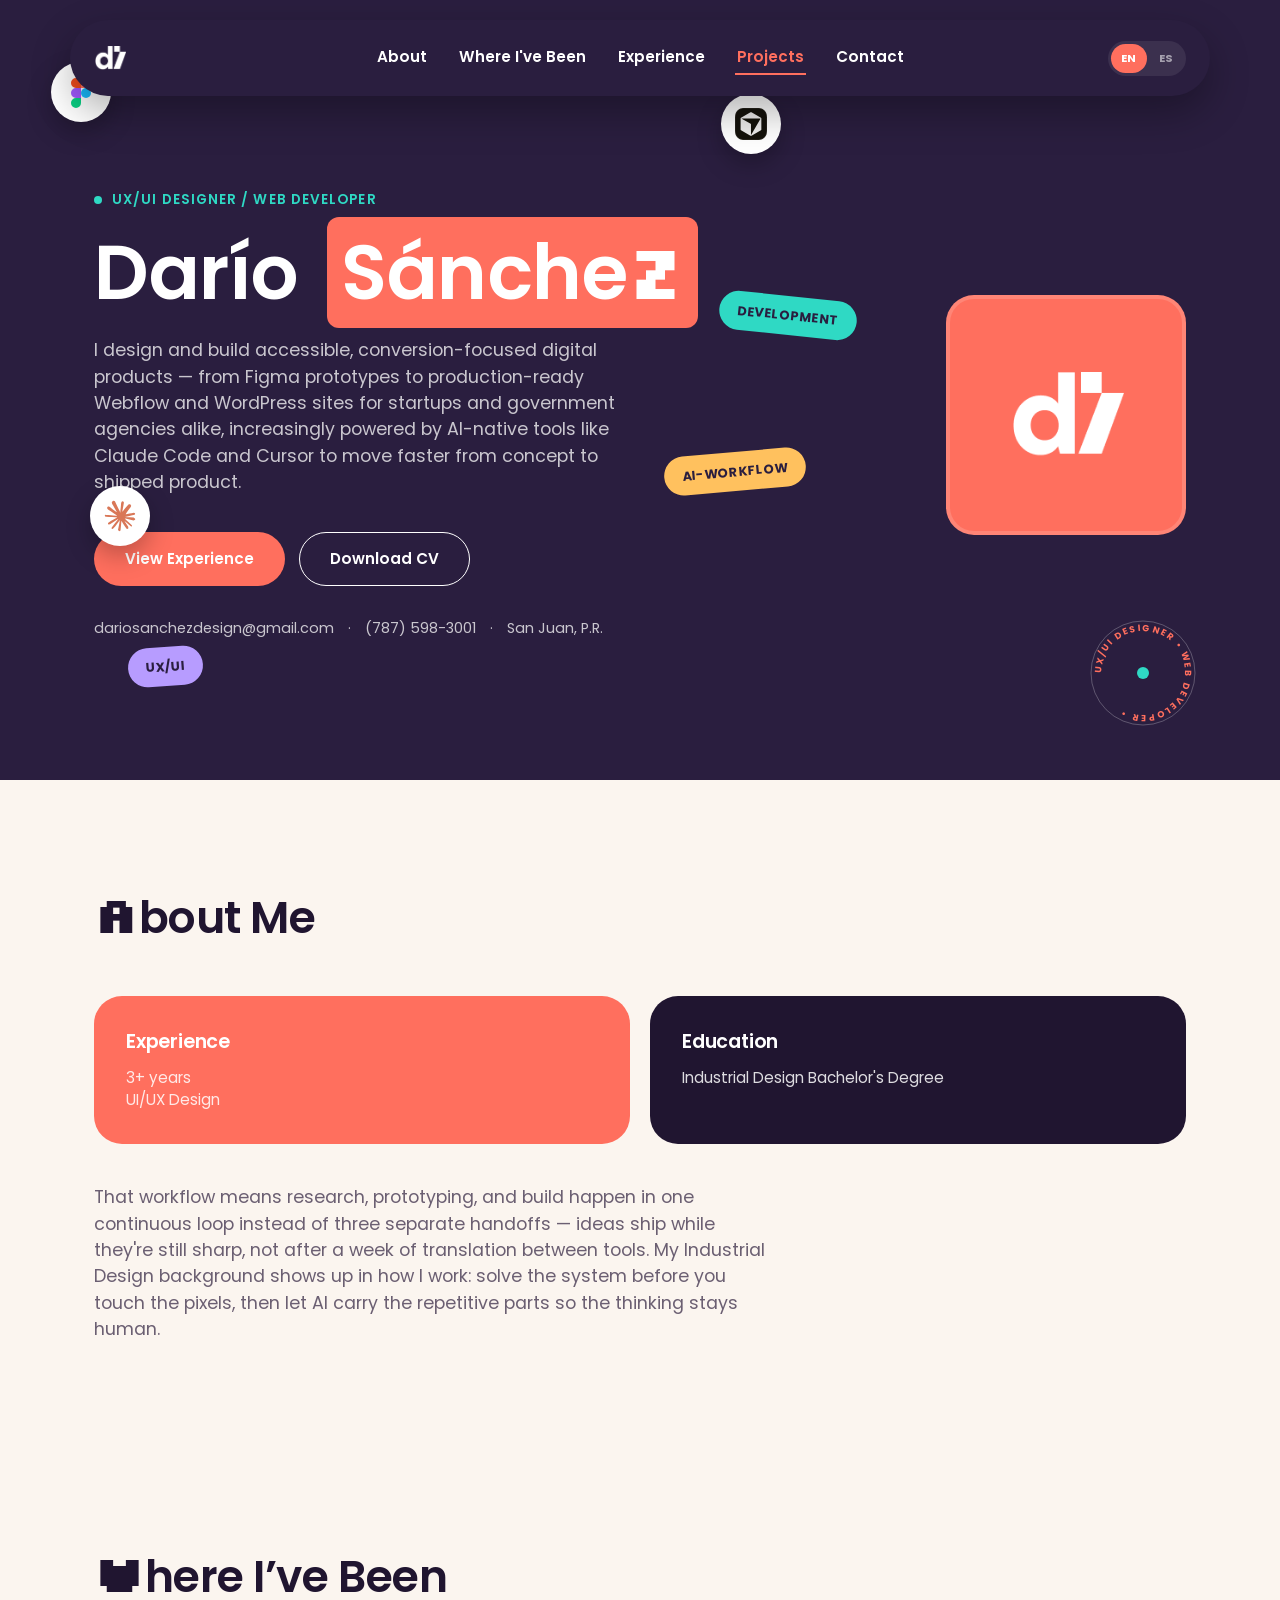
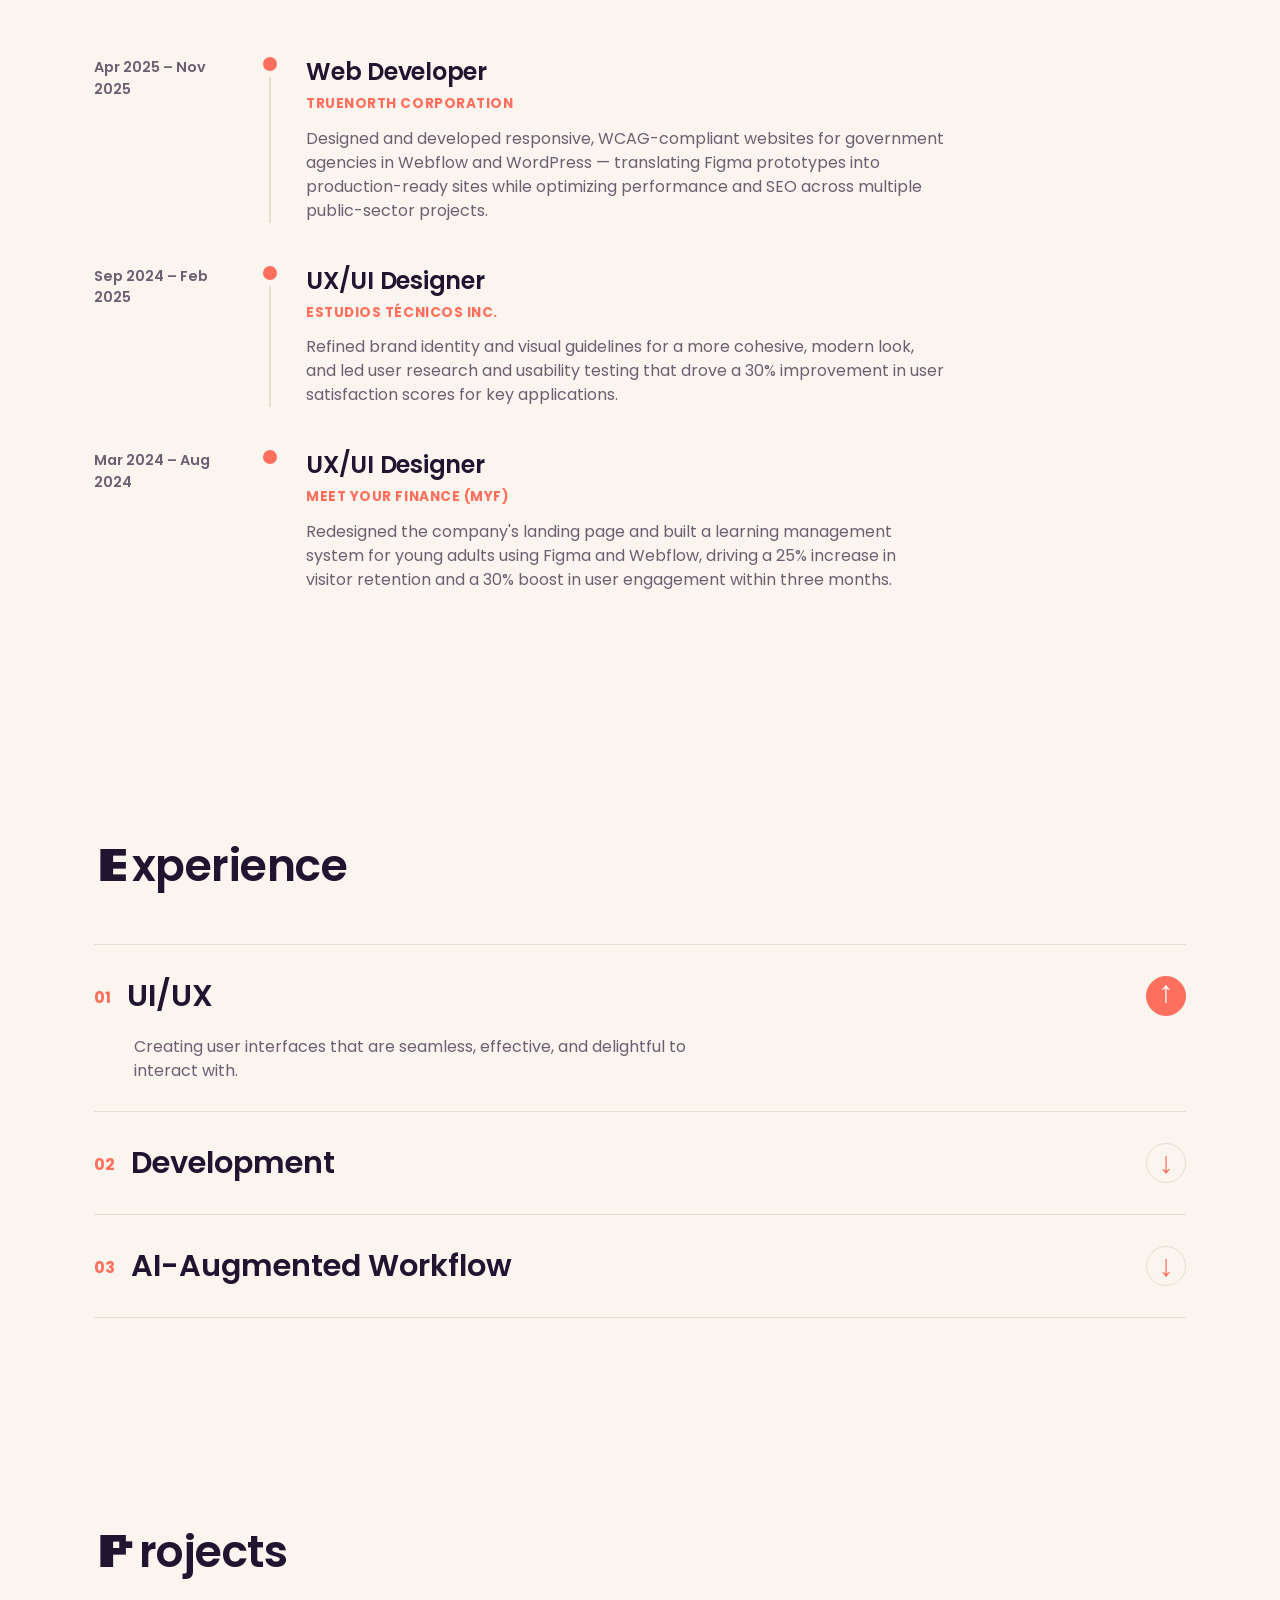
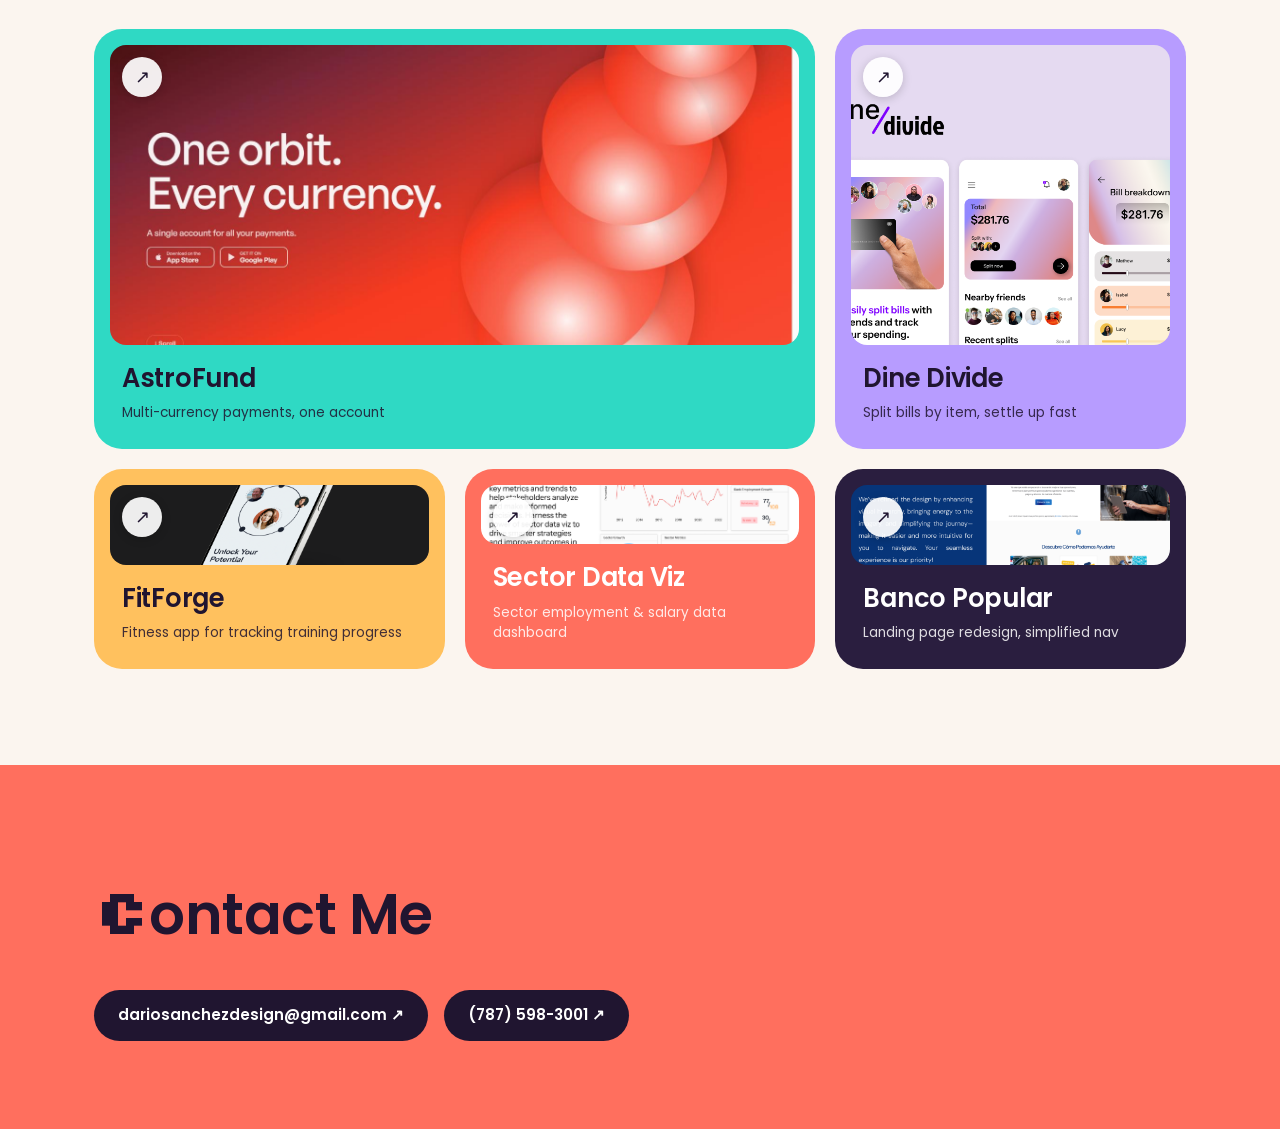
<file: index.html>
<!DOCTYPE html>
<html lang="en">
<head>
<meta charset="UTF-8">
<meta name="viewport" content="width=device-width, initial-scale=1.0">
<title>Darío Sánchez — UX/UI Designer &amp; Web Developer</title>
<meta name="description" content="Portfolio of Darío Sánchez, UX/UI Designer and Web Developer.">
<link rel="icon" href="assets/logo.png">
<link rel="preconnect" href="https://fonts.googleapis.com">
<link rel="preconnect" href="https://fonts.gstatic.com" crossorigin>
<link href="https://fonts.googleapis.com/css2?family=Poppins:wght@400;500;600;700;800&family=Silkscreen:wght@400;700&display=swap" rel="stylesheet">
<link rel="stylesheet" href="css/style.css">
</head>
<body>

<header class="site-header" id="top">
  <div class="container header-inner">
    <a href="#top" class="logo"><img src="assets/logo.png" alt="Darío Sánchez logo"></a>
    <nav class="nav" id="nav">
      <a href="#about" data-nav data-i18n="nav.about" data-i18n-roll><span class="nav-clip"><span class="nav-roll"><span class="nav-line">About</span><span class="nav-line nav-line--dim">About</span></span></span></a>
      <a href="#journey" data-nav data-i18n="nav.journey" data-i18n-roll><span class="nav-clip"><span class="nav-roll"><span class="nav-line">Where I've Been</span><span class="nav-line nav-line--dim">Where I've Been</span></span></span></a>
      <a href="#experience" data-nav data-i18n="nav.experience" data-i18n-roll><span class="nav-clip"><span class="nav-roll"><span class="nav-line">Experience</span><span class="nav-line nav-line--dim">Experience</span></span></span></a>
      <a href="#projects" data-nav data-i18n="nav.projects" data-i18n-roll><span class="nav-clip"><span class="nav-roll"><span class="nav-line">Projects</span><span class="nav-line nav-line--dim">Projects</span></span></span></a>
      <a href="#contact" data-nav data-i18n="nav.contact" data-i18n-roll><span class="nav-clip"><span class="nav-roll"><span class="nav-line">Contact</span><span class="nav-line nav-line--dim">Contact</span></span></span></a>
    </nav>
    <div class="header-actions">
      <div class="lang-switch" role="group" aria-label="Language">
        <button type="button" class="lang-btn active" data-lang="en">EN</button>
        <button type="button" class="lang-btn" data-lang="es">ES</button>
      </div>
      <button class="menu-toggle" id="menuToggle" aria-label="Toggle menu" aria-expanded="false">
        <span></span><span></span><span></span>
      </button>
    </div>
  </div>
</header>

<main>
  <section class="hero">
    <div class="container hero-grid">
      <div class="hero-content">
        <p class="eyebrow"><span class="dot"></span><span data-i18n="hero.eyebrow">UX/UI Designer / Web Developer</span></p>
        <h1>Darío <span class="highlight">Sánche<span class="win95-letter">z</span></span></h1>
        <p class="hero-copy" data-i18n="hero.copy">
          I design and build accessible, conversion-focused digital products — from Figma
          prototypes to production-ready Webflow and WordPress sites for startups and
          government agencies alike, increasingly powered by AI-native tools like Claude
          Code and Cursor to move faster from concept to shipped product.
        </p>
        <div class="hero-actions">
          <a class="btn btn-primary" href="#experience" data-i18n="hero.cta.experience">View Experience</a>
          <a class="btn btn-outline" href="assets/Dario-Sanchez-CV.pdf" target="_blank" rel="noopener" data-i18n="hero.cta.cv">Download CV</a>
        </div>
        <div class="hero-meta">
          <a href="mailto:dariosanchezdesign@gmail.com">dariosanchezdesign@gmail.com</a>
          <span class="sep">·</span>
          <a href="tel:+17875983001">(787) 598-3001</a>
          <span class="sep">·</span>
          <span>San Juan, P.R.</span>
        </div>
      </div>
      <div class="hero-photo"><img src="assets/logo.png" alt="Darío Sánchez logo"></div>
    </div>

    <div aria-hidden="true">
      <span class="badge badge-icon badge-1"><img src="assets/icons/figma-logo.svg" alt=""></span>
      <span class="badge badge-icon badge-2"><img src="assets/icons/cursor-logo.svg" alt=""></span>
      <span class="badge badge-pill badge-3">UX/UI</span>
      <span class="badge badge-icon badge-4"><img src="assets/icons/claude-logo.svg" alt=""></span>
      <span class="badge badge-pill badge-5">DEVELOPMENT</span>
      <span class="badge badge-pill badge-6">AI-WORKFLOW</span>
      <div class="badge badge-circle">
        <svg viewBox="0 0 120 120">
          <circle class="ring" cx="60" cy="60" r="52"></circle>
          <circle class="core" cx="60" cy="60" r="6"></circle>
          <path id="circlePath" d="M60,60 m-42,0 a42,42 0 1,1 84,0 a42,42 0 1,1 -84,0" fill="none"></path>
          <text font-size="9" font-weight="700" letter-spacing="1.5">
            <textPath href="#circlePath">UX/UI DESIGNER • WEB DEVELOPER • </textPath>
          </text>
        </svg>
      </div>
    </div>
  </section>

  <section class="section" id="about">
    <div class="container">
      <h2 class="section-title" data-i18n="about.title" data-i18n-first><span class="win95-letter">A</span>bout Me</h2>
      <div class="about-grid">
        <div class="stat-card">
          <h3 data-i18n="about.stat.experience.title">Experience</h3>
          <p data-i18n="about.stat.experience.years">3+ years</p>
          <p data-i18n="about.stat.experience.role">UI/UX Design</p>
        </div>
        <div class="stat-card">
          <h3 data-i18n="about.stat.education.title">Education</h3>
          <p data-i18n="about.stat.education.degree">Industrial Design Bachelor's Degree</p>
        </div>
      </div>
      <p class="about-copy" data-i18n="about.copy">That workflow means research, prototyping, and build happen in one continuous loop instead of three separate handoffs — ideas ship while they're still sharp, not after a week of translation between tools. My Industrial Design background shows up in how I work: solve the system before you touch the pixels, then let AI carry the repetitive parts so the thinking stays human.</p>
    </div>
  </section>

  <section class="section" id="journey">
    <div class="container">
      <h2 class="section-title" data-i18n="journey.title" data-i18n-first><span class="win95-letter">W</span>here I&rsquo;ve Been</h2>
      <div class="journey-list">
        <div class="journey-item">
          <div class="journey-dates" data-i18n="journey.truenorth.dates">Apr 2025 &ndash; Nov 2025</div>
          <div class="journey-rail"><span class="journey-dot"></span><span class="journey-line"></span></div>
          <div class="journey-content">
            <h3 data-i18n="journey.truenorth.role">Web Developer</h3>
            <p class="journey-company">Truenorth Corporation</p>
            <p class="journey-desc" data-i18n="journey.truenorth.desc">Designed and developed responsive, WCAG-compliant websites for government agencies in Webflow and WordPress — translating Figma prototypes into production-ready sites while optimizing performance and SEO across multiple public-sector projects.</p>
          </div>
        </div>
        <div class="journey-item">
          <div class="journey-dates" data-i18n="journey.estudios.dates">Sep 2024 &ndash; Feb 2025</div>
          <div class="journey-rail"><span class="journey-dot"></span><span class="journey-line"></span></div>
          <div class="journey-content">
            <h3 data-i18n="journey.estudios.role">UX/UI Designer</h3>
            <p class="journey-company">Estudios Técnicos Inc.</p>
            <p class="journey-desc" data-i18n="journey.estudios.desc">Refined brand identity and visual guidelines for a more cohesive, modern look, and led user research and usability testing that drove a 30% improvement in user satisfaction scores for key applications.</p>
          </div>
        </div>
        <div class="journey-item">
          <div class="journey-dates" data-i18n="journey.myf.dates">Mar 2024 &ndash; Aug 2024</div>
          <div class="journey-rail"><span class="journey-dot"></span><span class="journey-line"></span></div>
          <div class="journey-content">
            <h3 data-i18n="journey.myf.role">UX/UI Designer</h3>
            <p class="journey-company">Meet Your Finance (MYF)</p>
            <p class="journey-desc" data-i18n="journey.myf.desc">Redesigned the company's landing page and built a learning management system for young adults using Figma and Webflow, driving a 25% increase in visitor retention and a 30% boost in user engagement within three months.</p>
          </div>
        </div>
      </div>
    </div>
  </section>

  <section class="section" id="experience">
    <div class="container">
      <h2 class="section-title" data-i18n="experience.title" data-i18n-first><span class="win95-letter">E</span>xperience</h2>
      <div class="services-list">
        <div class="service-item open">
          <button type="button" class="service-header" aria-expanded="true"><span><span class="index">01</span><span data-i18n="experience.01.title">UI/UX</span></span><span class="chev">↓</span></button>
          <div class="service-panel"><div class="service-body"><p data-i18n="experience.01.body">Creating user interfaces that are seamless, effective, and delightful to interact with.</p></div></div>
        </div>
        <div class="service-item">
          <button type="button" class="service-header" aria-expanded="false"><span><span class="index">02</span><span data-i18n="experience.03.title">Development</span></span><span class="chev">↓</span></button>
          <div class="service-panel"><div class="service-body"><p data-i18n="experience.03.body">Realizing your vision through cutting-edge technology and modern design innovations.</p></div></div>
        </div>
        <div class="service-item">
          <button type="button" class="service-header" aria-expanded="false"><span><span class="index">03</span><span data-i18n="experience.05.title">AI-Augmented Workflow</span></span><span class="chev">↓</span></button>
          <div class="service-panel"><div class="service-body"><p data-i18n="experience.05.body">Pairing design craft with AI-native tools like Figma, Claude Code, and Cursor to move from idea to working product faster — without cutting corners on quality.</p></div></div>
        </div>
      </div>
    </div>
  </section>

  <section class="section" id="projects">
    <div class="container">
      <h2 class="section-title" data-i18n="projects.title" data-i18n-first><span class="win95-letter">P</span>rojects</h2>
      <div class="projects-grid">
        <a class="project-tile" href="projects/astrofund.html">
          <span class="tile-arrow">↗</span>
          <div class="tile-thumb"><img src="assets/projects/astrofund/frame-1.jpg" alt="AstroFund hero screen"></div>
          <div class="tile-text"><h3>AstroFund</h3><p data-i18n="projects.astrofund.caption">Multi-currency payments, one account</p></div>
        </a>
        <a class="project-tile" href="projects/dine-divide.html">
          <span class="tile-arrow">↗</span>
          <div class="tile-thumb"><img src="assets/projects/dine-divide/frame-1.png" alt="Dine Divide app screen"></div>
          <div class="tile-text"><h3>Dine Divide</h3><p data-i18n="projects.dinedivide.caption">Split bills by item, settle up fast</p></div>
        </a>
        <a class="project-tile" href="projects/fitforge.html">
          <span class="tile-arrow">↗</span>
          <div class="tile-thumb"><img src="assets/projects/fitforge/frame-1.png" alt="FitForge app screen"></div>
          <div class="tile-text"><h3>FitForge</h3><p data-i18n="projects.fitforge.caption">Fitness app for tracking training progress</p></div>
        </a>
        <a class="project-tile" href="projects/sector-data-viz.html">
          <span class="tile-arrow">↗</span>
          <div class="tile-thumb"><img src="assets/projects/sector-data-viz/frame-2.png" alt="Sector Data Viz dashboard screen"></div>
          <div class="tile-text"><h3>Sector Data Viz</h3><p data-i18n="projects.sectordataviz.caption">Sector employment &amp; salary data dashboard</p></div>
        </a>
        <a class="project-tile" href="projects/banco-popular-landing-page.html">
          <span class="tile-arrow">↗</span>
          <div class="tile-thumb"><img src="assets/projects/banco-popular/frame-2.png" alt="Banco Popular landing page screen"></div>
          <div class="tile-text"><h3>Banco Popular</h3><p data-i18n="projects.bancopopular.caption">Landing page redesign, simplified nav</p></div>
        </a>
      </div>
    </div>
  </section>
</main>

<footer class="site-footer" id="contact">
  <div class="container footer-inner">
    <h2 data-i18n="footer.title" data-i18n-first><span class="win95-letter">C</span>ontact Me</h2>
    <div class="footer-links">
      <a href="mailto:dariosanchezdesign@gmail.com">dariosanchezdesign@gmail.com ↗</a>
      <a href="tel:+17875983001">(787) 598-3001 ↗</a>
    </div>
  </div>
</footer>

<script src="js/main.js"></script>
</body>
</html>
</file>
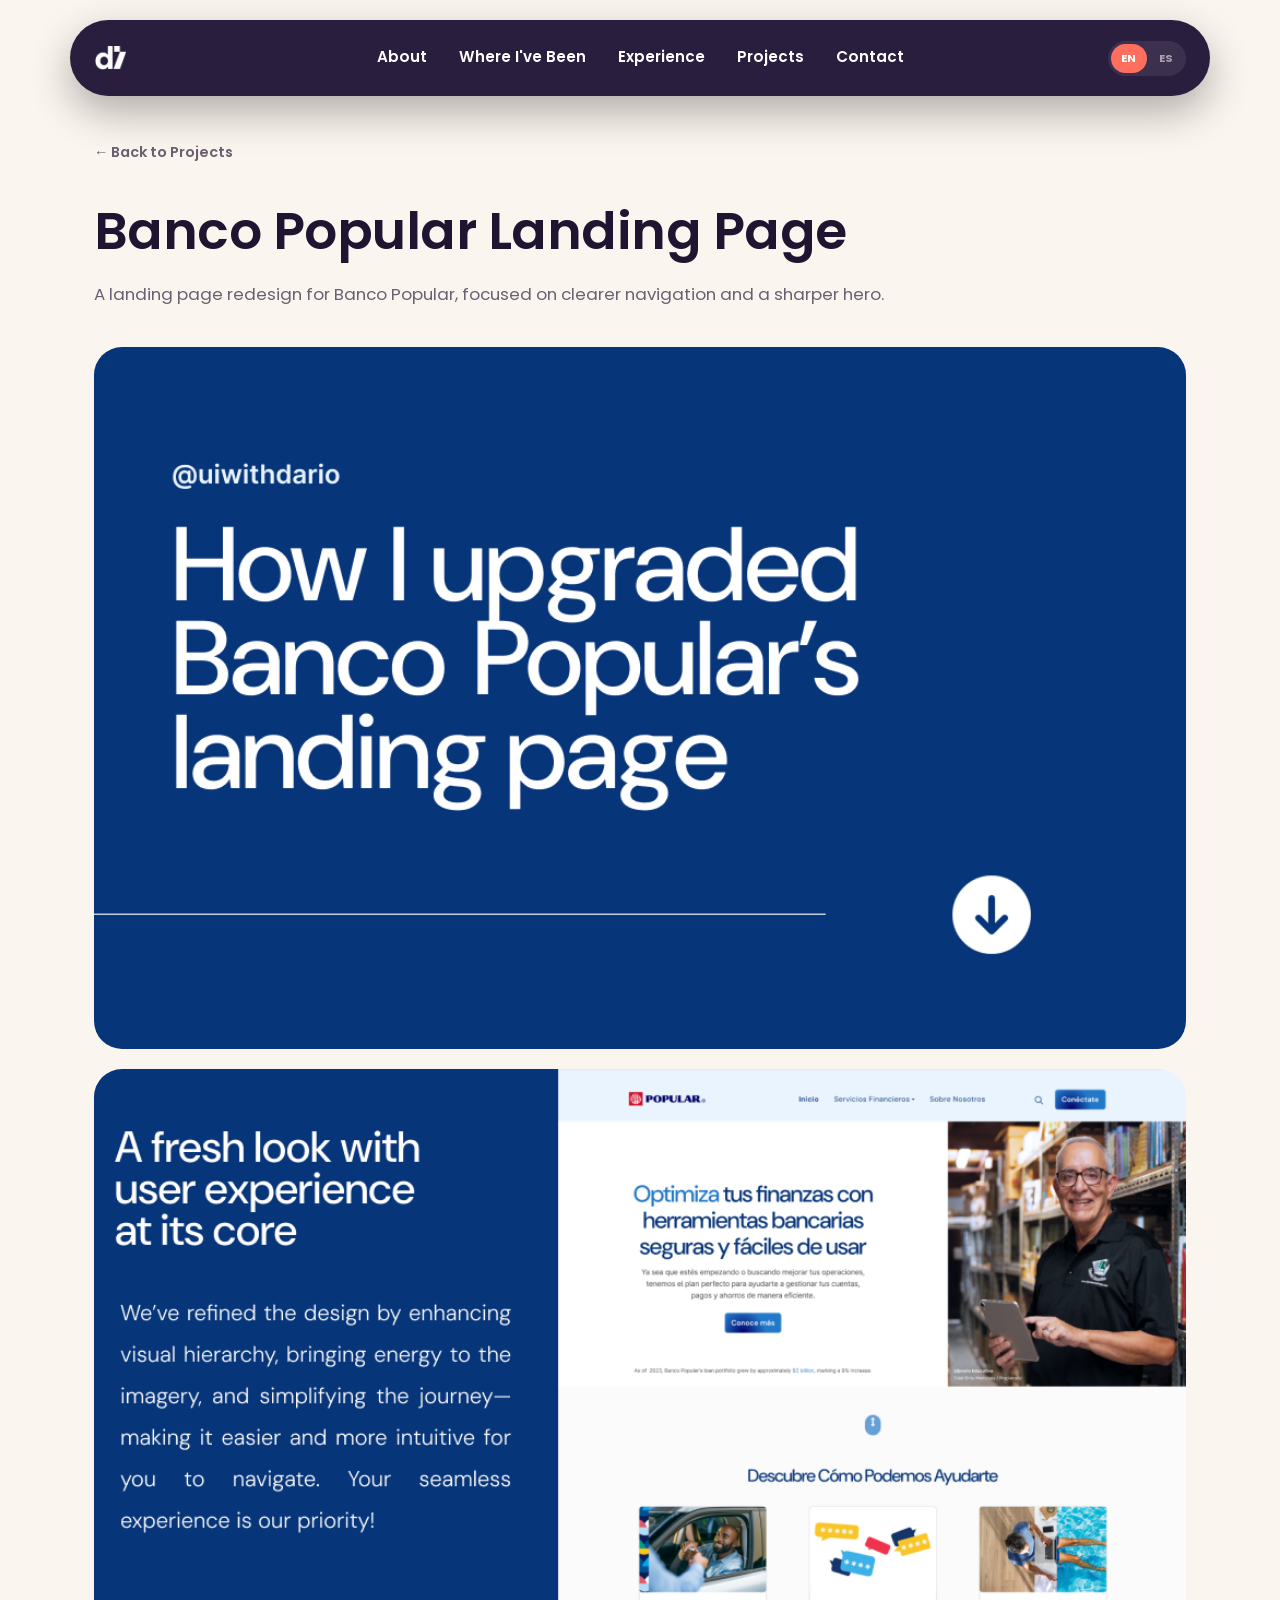
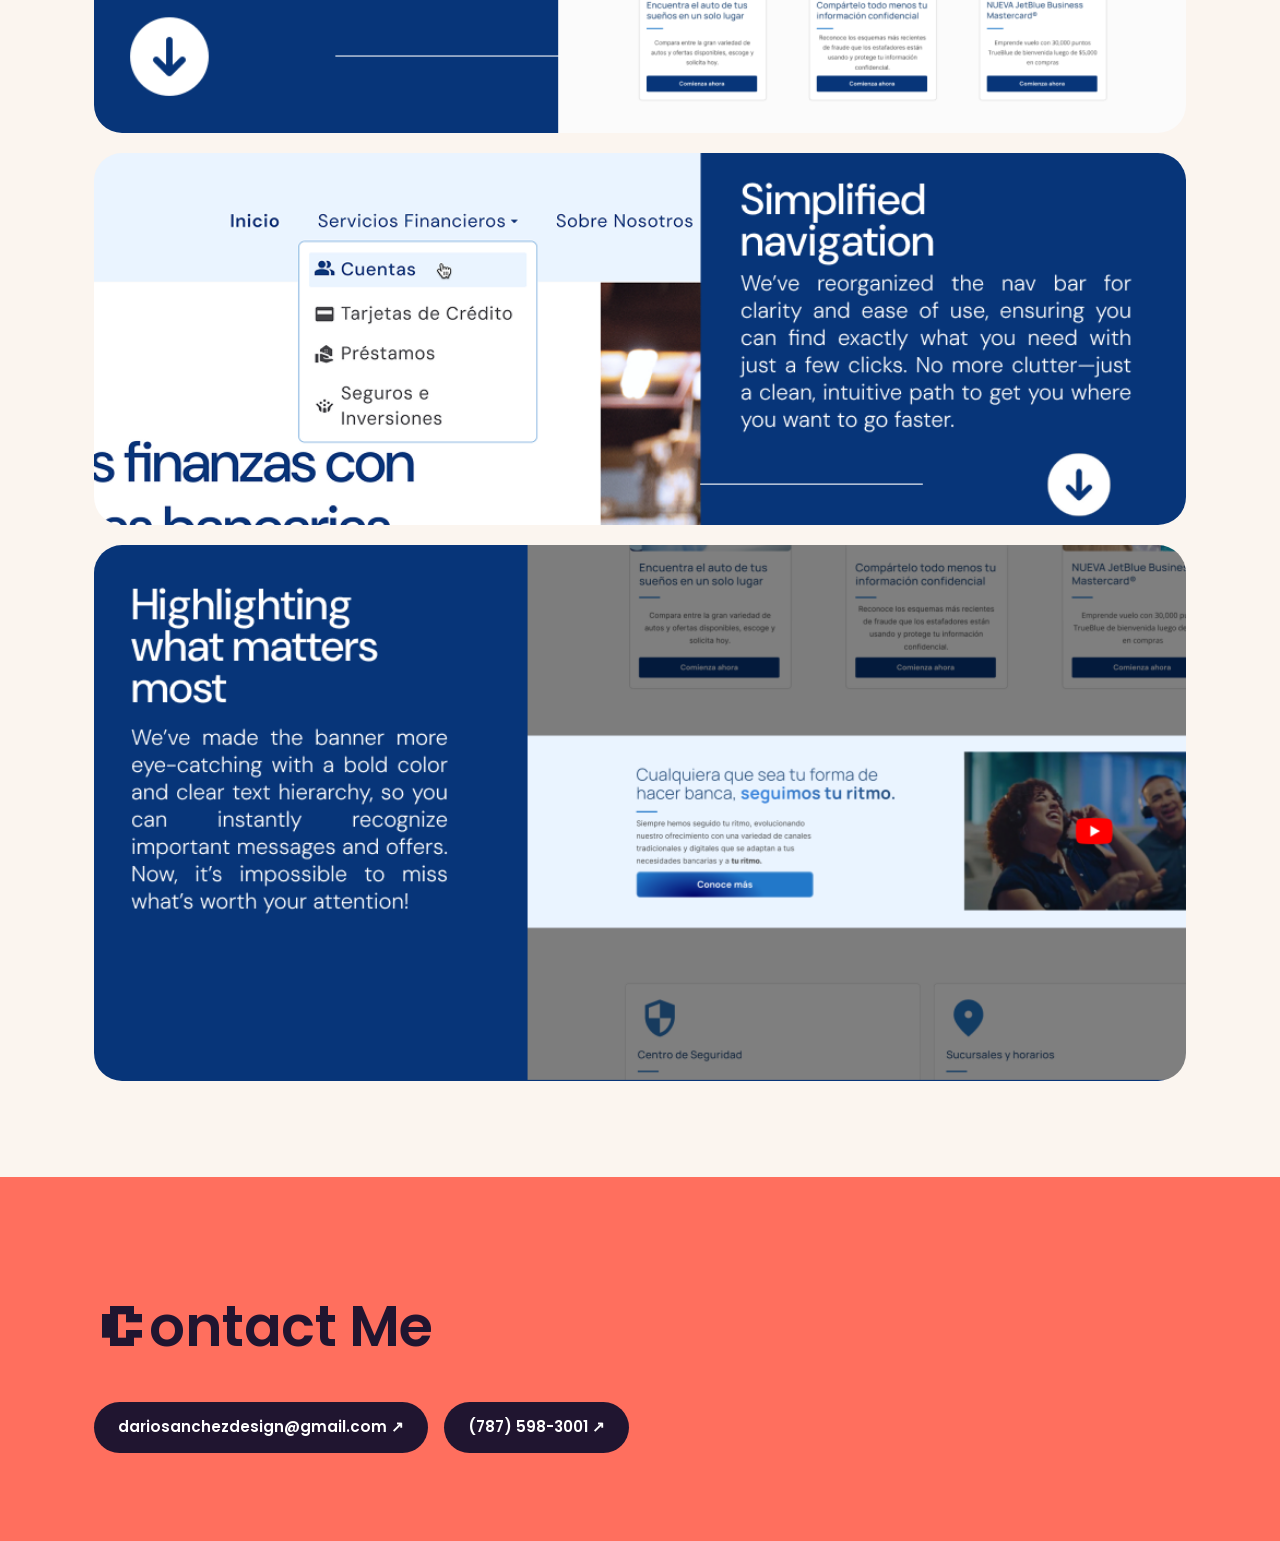
<file: projects/banco-popular-landing-page.html>
<!DOCTYPE html>
<html lang="en">
<head>
<meta charset="UTF-8">
<meta name="viewport" content="width=device-width, initial-scale=1.0">
<title>Banco Popular Landing Page — Darío Sánchez</title>
<meta name="description" content="Banco Popular Landing Page case study — landing page design by Darío Sánchez.">
<link rel="icon" href="../assets/logo.png">
<link rel="preconnect" href="https://fonts.googleapis.com">
<link rel="preconnect" href="https://fonts.gstatic.com" crossorigin>
<link href="https://fonts.googleapis.com/css2?family=Poppins:wght@400;500;600;700;800&family=Silkscreen:wght@400;700&display=swap" rel="stylesheet">
<link rel="stylesheet" href="../css/style.css">
</head>
<body>

<header class="site-header" id="top">
  <div class="container header-inner">
    <a href="../index.html" class="logo"><img src="../assets/logo.png" alt="Darío Sánchez logo"></a>
    <nav class="nav" id="nav">
      <a href="../index.html#about" data-i18n="nav.about" data-i18n-roll><span class="nav-clip"><span class="nav-roll"><span class="nav-line">About</span><span class="nav-line nav-line--dim">About</span></span></span></a>
      <a href="../index.html#journey" data-i18n="nav.journey" data-i18n-roll><span class="nav-clip"><span class="nav-roll"><span class="nav-line">Where I've Been</span><span class="nav-line nav-line--dim">Where I've Been</span></span></span></a>
      <a href="../index.html#experience" data-i18n="nav.experience" data-i18n-roll><span class="nav-clip"><span class="nav-roll"><span class="nav-line">Experience</span><span class="nav-line nav-line--dim">Experience</span></span></span></a>
      <a href="../index.html#projects" data-i18n="nav.projects" data-i18n-roll><span class="nav-clip"><span class="nav-roll"><span class="nav-line">Projects</span><span class="nav-line nav-line--dim">Projects</span></span></span></a>
      <a href="../index.html#contact" data-i18n="nav.contact" data-i18n-roll><span class="nav-clip"><span class="nav-roll"><span class="nav-line">Contact</span><span class="nav-line nav-line--dim">Contact</span></span></span></a>
    </nav>
    <div class="header-actions">
      <div class="lang-switch" role="group" aria-label="Language">
        <button type="button" class="lang-btn active" data-lang="en">EN</button>
        <button type="button" class="lang-btn" data-lang="es">ES</button>
      </div>
      <button class="menu-toggle" id="menuToggle" aria-label="Toggle menu" aria-expanded="false">
        <span></span><span></span><span></span>
      </button>
    </div>
  </div>
</header>

<main>
  <section class="section">
    <div class="container">
      <a class="back-link" href="../index.html#projects" data-i18n="common.back">← Back to Projects</a>
      <div class="project-detail-head">
        <h1>Banco Popular Landing Page</h1>
        <p data-i18n="project.bancopopular.tagline">A landing page redesign for Banco Popular, focused on clearer navigation and a sharper hero.</p>
      </div>
      <div class="case-study-frames">
        <img src="../assets/projects/banco-popular/frame-1.png" alt="How I upgraded Banco Popular's landing page — title slide">
        <img src="../assets/projects/banco-popular/frame-2.png" alt="A fresh look with user experience at its core — before and after comparison of the landing page hero and service cards">
        <img src="../assets/projects/banco-popular/frame-3.png" alt="Simplified navigation — detail of the reorganized nav bar dropdown menu">
        <img src="../assets/projects/banco-popular/frame-4.png" alt="Highlighting what matters most — before and after comparison of the promotional banner">
      </div>
    </div>
  </section>
</main>

<footer class="site-footer" id="contact">
  <div class="container footer-inner">
    <h2 data-i18n="footer.title" data-i18n-first><span class="win95-letter">C</span>ontact Me</h2>
    <div class="footer-links">
      <a href="mailto:dariosanchezdesign@gmail.com">dariosanchezdesign@gmail.com ↗</a>
      <a href="tel:+17875983001">(787) 598-3001 ↗</a>
    </div>
  </div>
</footer>

<script src="../js/main.js"></script>
</body>
</html>
</file>
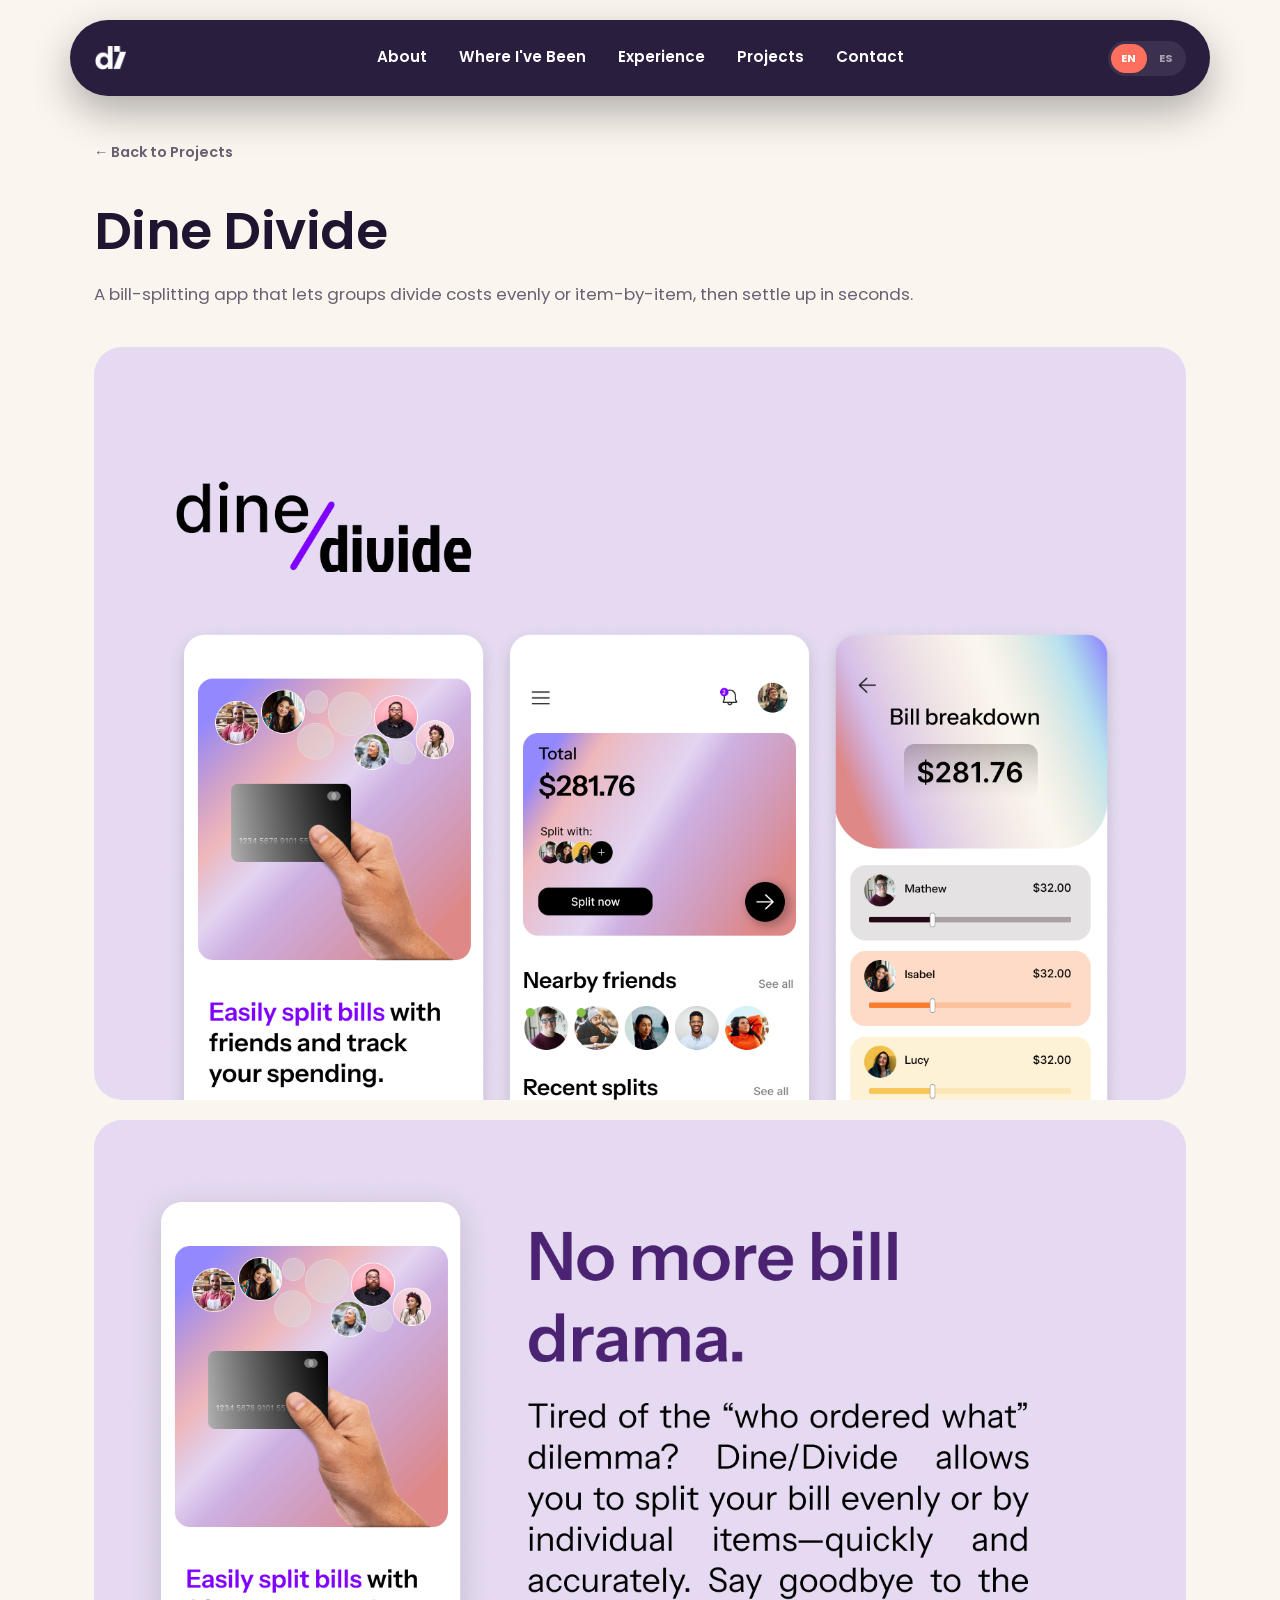
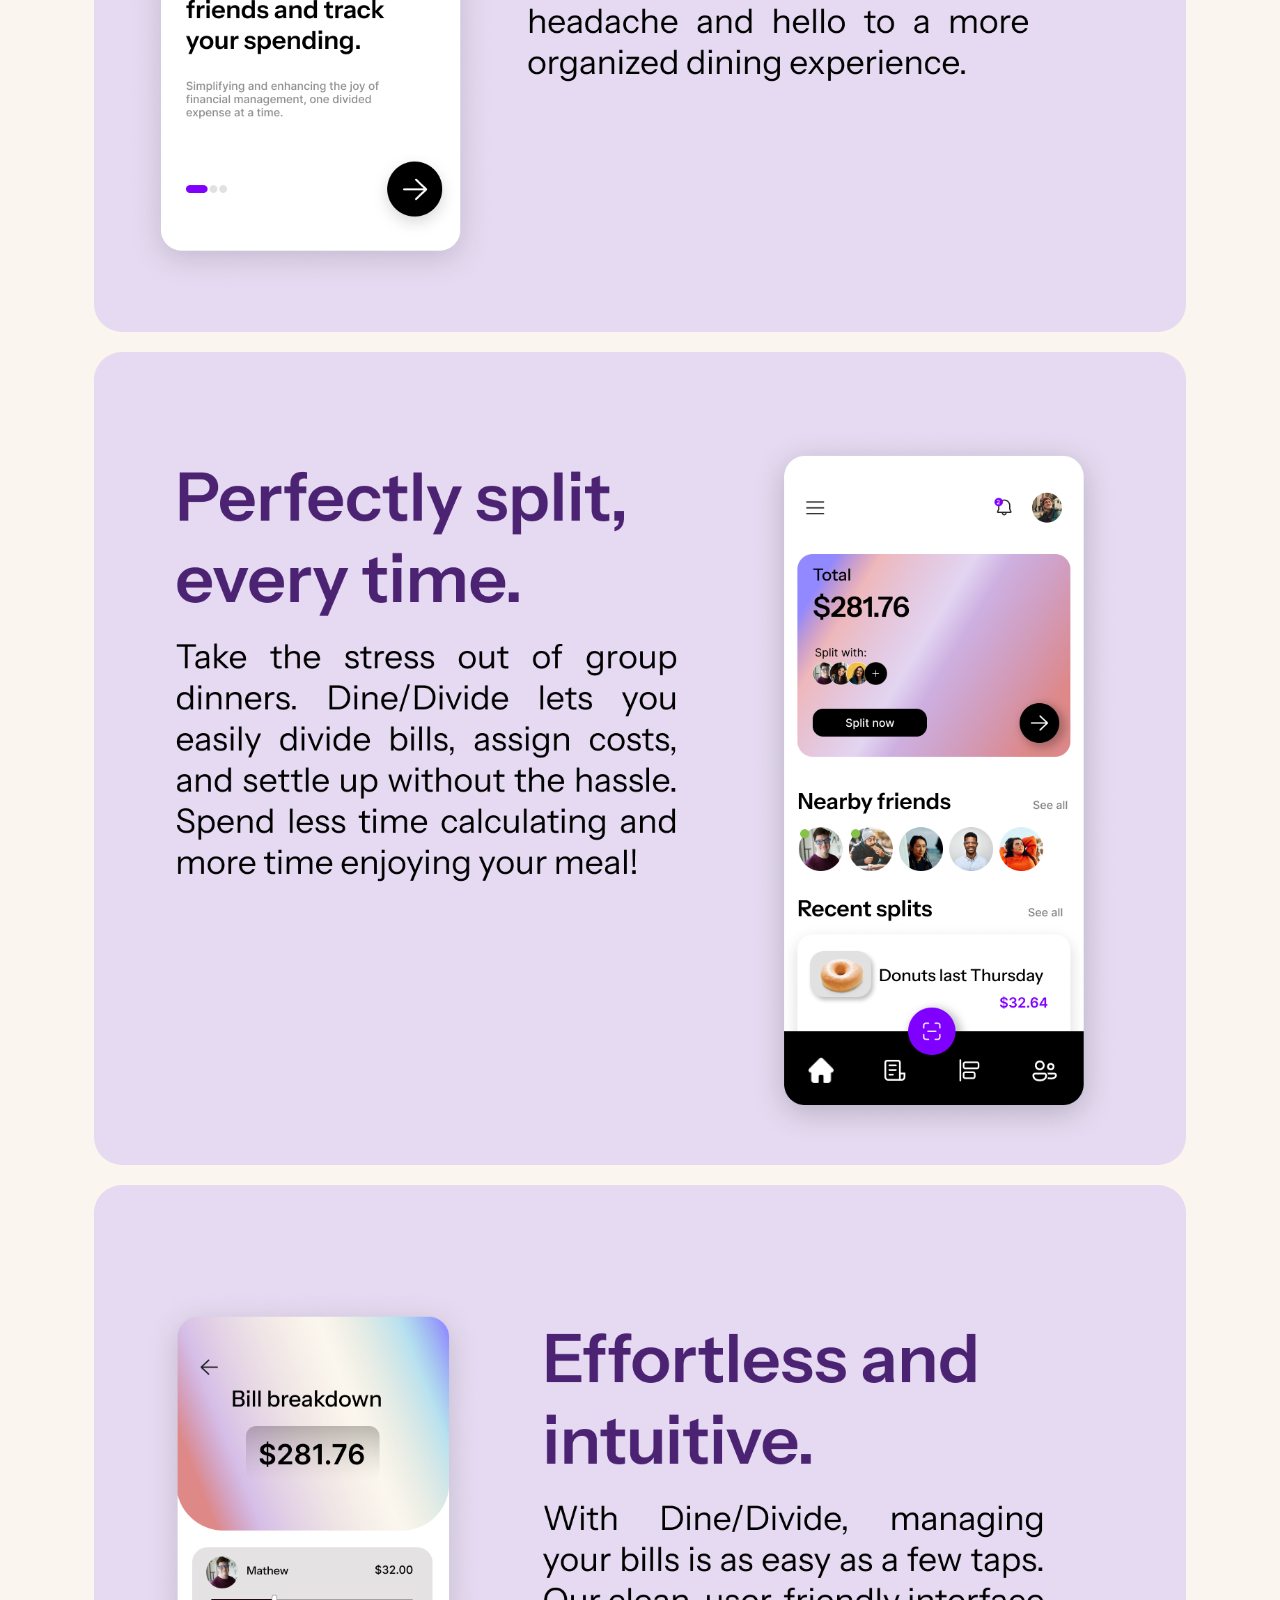
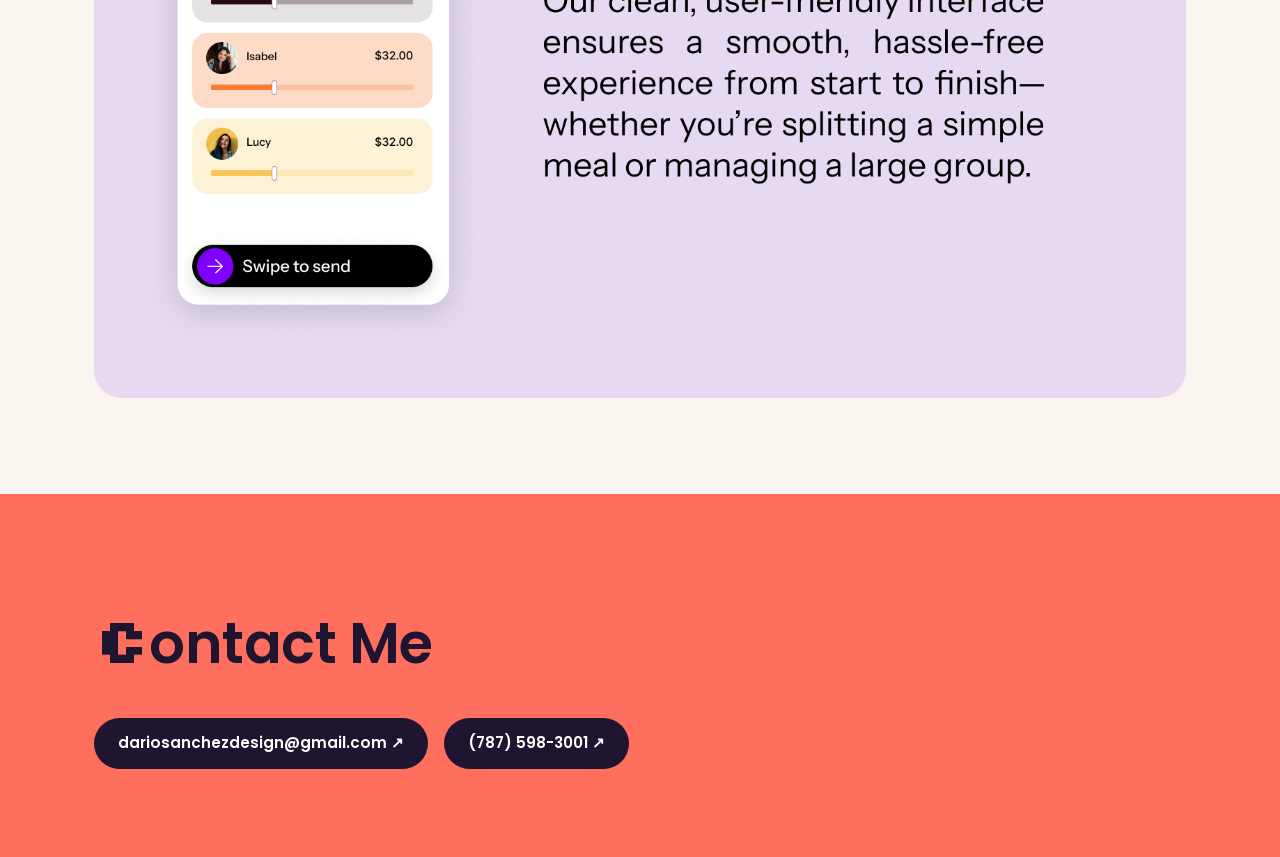
<file: projects/dine-divide.html>
<!DOCTYPE html>
<html lang="en">
<head>
<meta charset="UTF-8">
<meta name="viewport" content="width=device-width, initial-scale=1.0">
<title>Dine Divide — Darío Sánchez</title>
<meta name="description" content="Dine Divide case study — food-focused application design by Darío Sánchez.">
<link rel="icon" href="../assets/logo.png">
<link rel="preconnect" href="https://fonts.googleapis.com">
<link rel="preconnect" href="https://fonts.gstatic.com" crossorigin>
<link href="https://fonts.googleapis.com/css2?family=Poppins:wght@400;500;600;700;800&family=Silkscreen:wght@400;700&display=swap" rel="stylesheet">
<link rel="stylesheet" href="../css/style.css">
</head>
<body>

<header class="site-header" id="top">
  <div class="container header-inner">
    <a href="../index.html" class="logo"><img src="../assets/logo.png" alt="Darío Sánchez logo"></a>
    <nav class="nav" id="nav">
      <a href="../index.html#about" data-i18n="nav.about" data-i18n-roll><span class="nav-clip"><span class="nav-roll"><span class="nav-line">About</span><span class="nav-line nav-line--dim">About</span></span></span></a>
      <a href="../index.html#journey" data-i18n="nav.journey" data-i18n-roll><span class="nav-clip"><span class="nav-roll"><span class="nav-line">Where I've Been</span><span class="nav-line nav-line--dim">Where I've Been</span></span></span></a>
      <a href="../index.html#experience" data-i18n="nav.experience" data-i18n-roll><span class="nav-clip"><span class="nav-roll"><span class="nav-line">Experience</span><span class="nav-line nav-line--dim">Experience</span></span></span></a>
      <a href="../index.html#projects" data-i18n="nav.projects" data-i18n-roll><span class="nav-clip"><span class="nav-roll"><span class="nav-line">Projects</span><span class="nav-line nav-line--dim">Projects</span></span></span></a>
      <a href="../index.html#contact" data-i18n="nav.contact" data-i18n-roll><span class="nav-clip"><span class="nav-roll"><span class="nav-line">Contact</span><span class="nav-line nav-line--dim">Contact</span></span></span></a>
    </nav>
    <div class="header-actions">
      <div class="lang-switch" role="group" aria-label="Language">
        <button type="button" class="lang-btn active" data-lang="en">EN</button>
        <button type="button" class="lang-btn" data-lang="es">ES</button>
      </div>
      <button class="menu-toggle" id="menuToggle" aria-label="Toggle menu" aria-expanded="false">
        <span></span><span></span><span></span>
      </button>
    </div>
  </div>
</header>

<main>
  <section class="section">
    <div class="container">
      <a class="back-link" href="../index.html#projects" data-i18n="common.back">← Back to Projects</a>
      <div class="project-detail-head">
        <h1>Dine Divide</h1>
        <p data-i18n="project.dinedivide.tagline">A bill-splitting app that lets groups divide costs evenly or item-by-item, then settle up in seconds.</p>
      </div>
      <div class="case-study-frames">
        <img src="../assets/projects/dine-divide/frame-1.png" alt="Dine/Divide onboarding — easily split bills with friends and track your spending">
        <img src="../assets/projects/dine-divide/frame-2.png" alt="No more bill drama — split your bill evenly or by individual items">
        <img src="../assets/projects/dine-divide/frame-3.png" alt="Perfectly split, every time — divide bills, assign costs, and settle up">
        <img src="../assets/projects/dine-divide/frame-4.png" alt="Effortless and intuitive — clean, user-friendly interface for splitting bills">
      </div>
    </div>
  </section>
</main>

<footer class="site-footer" id="contact">
  <div class="container footer-inner">
    <h2 data-i18n="footer.title" data-i18n-first><span class="win95-letter">C</span>ontact Me</h2>
    <div class="footer-links">
      <a href="mailto:dariosanchezdesign@gmail.com">dariosanchezdesign@gmail.com ↗</a>
      <a href="tel:+17875983001">(787) 598-3001 ↗</a>
    </div>
  </div>
</footer>

<script src="../js/main.js"></script>
</body>
</html>
</file>
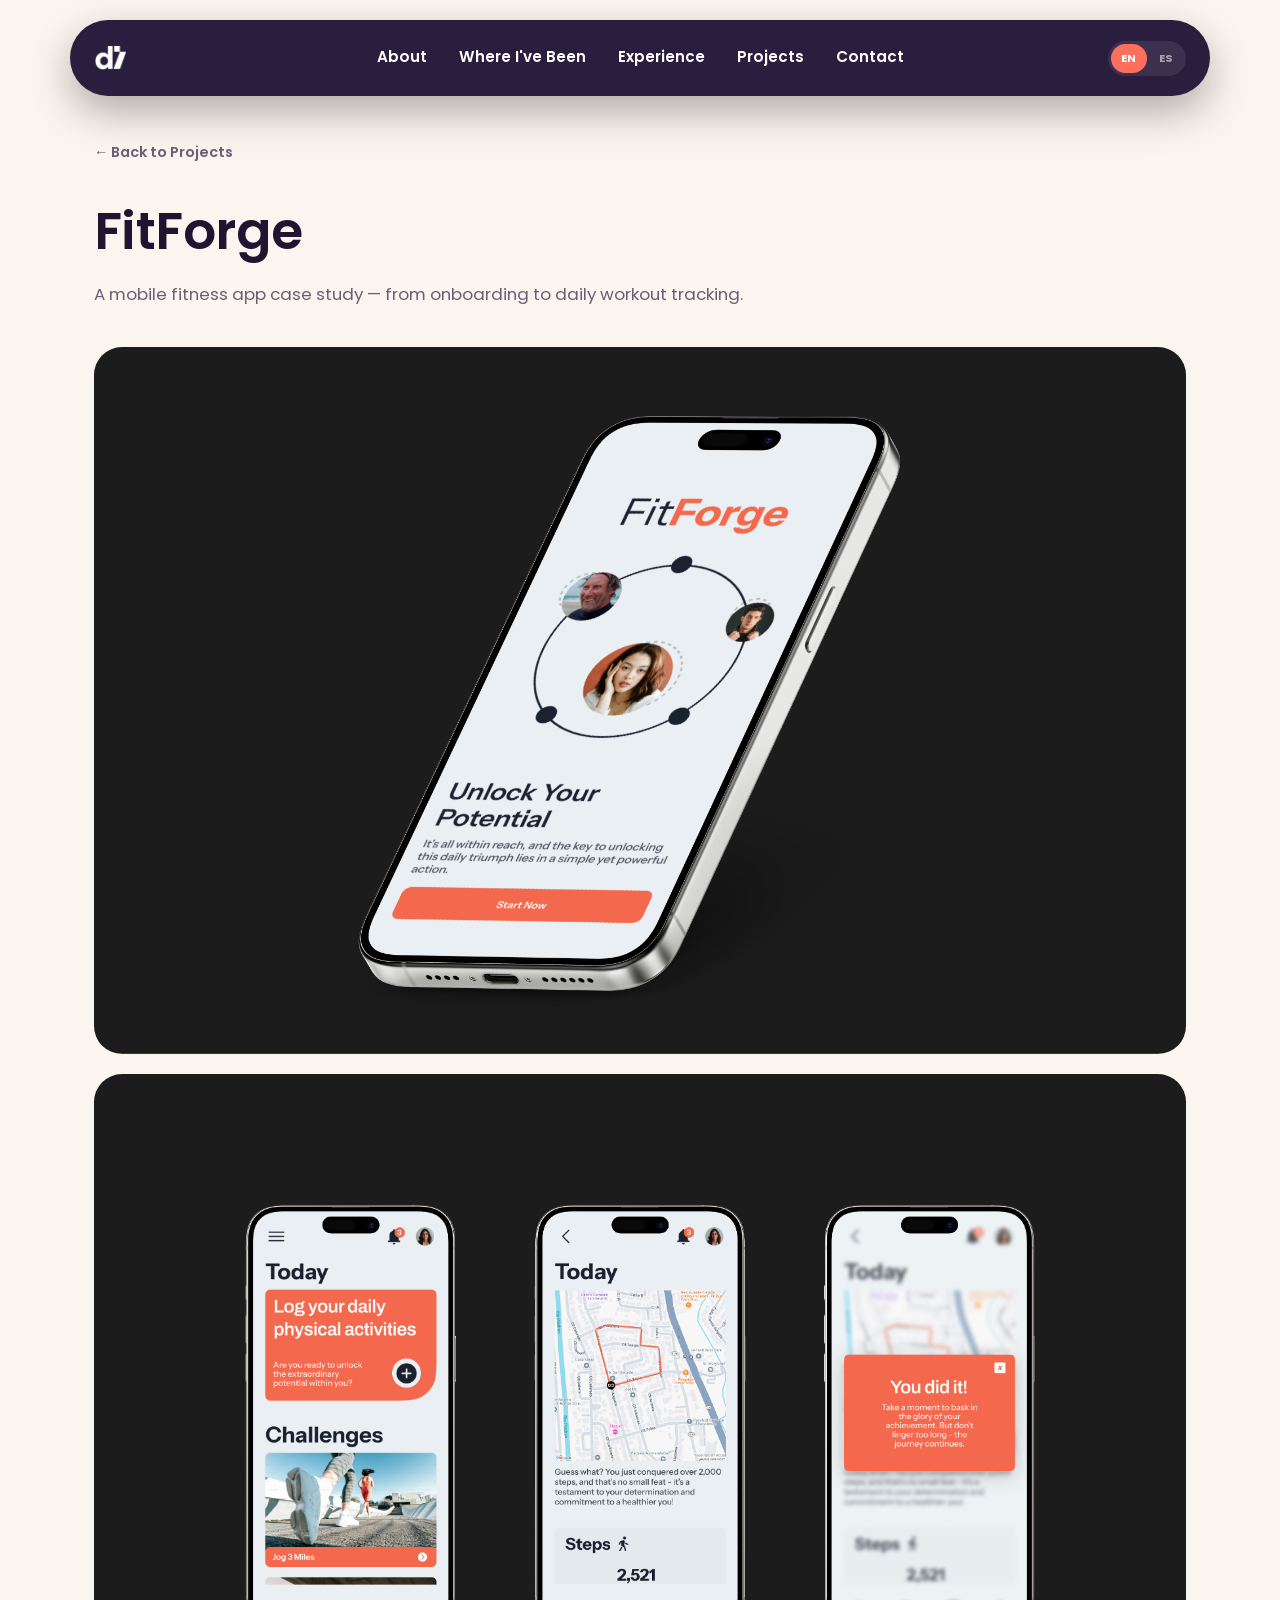
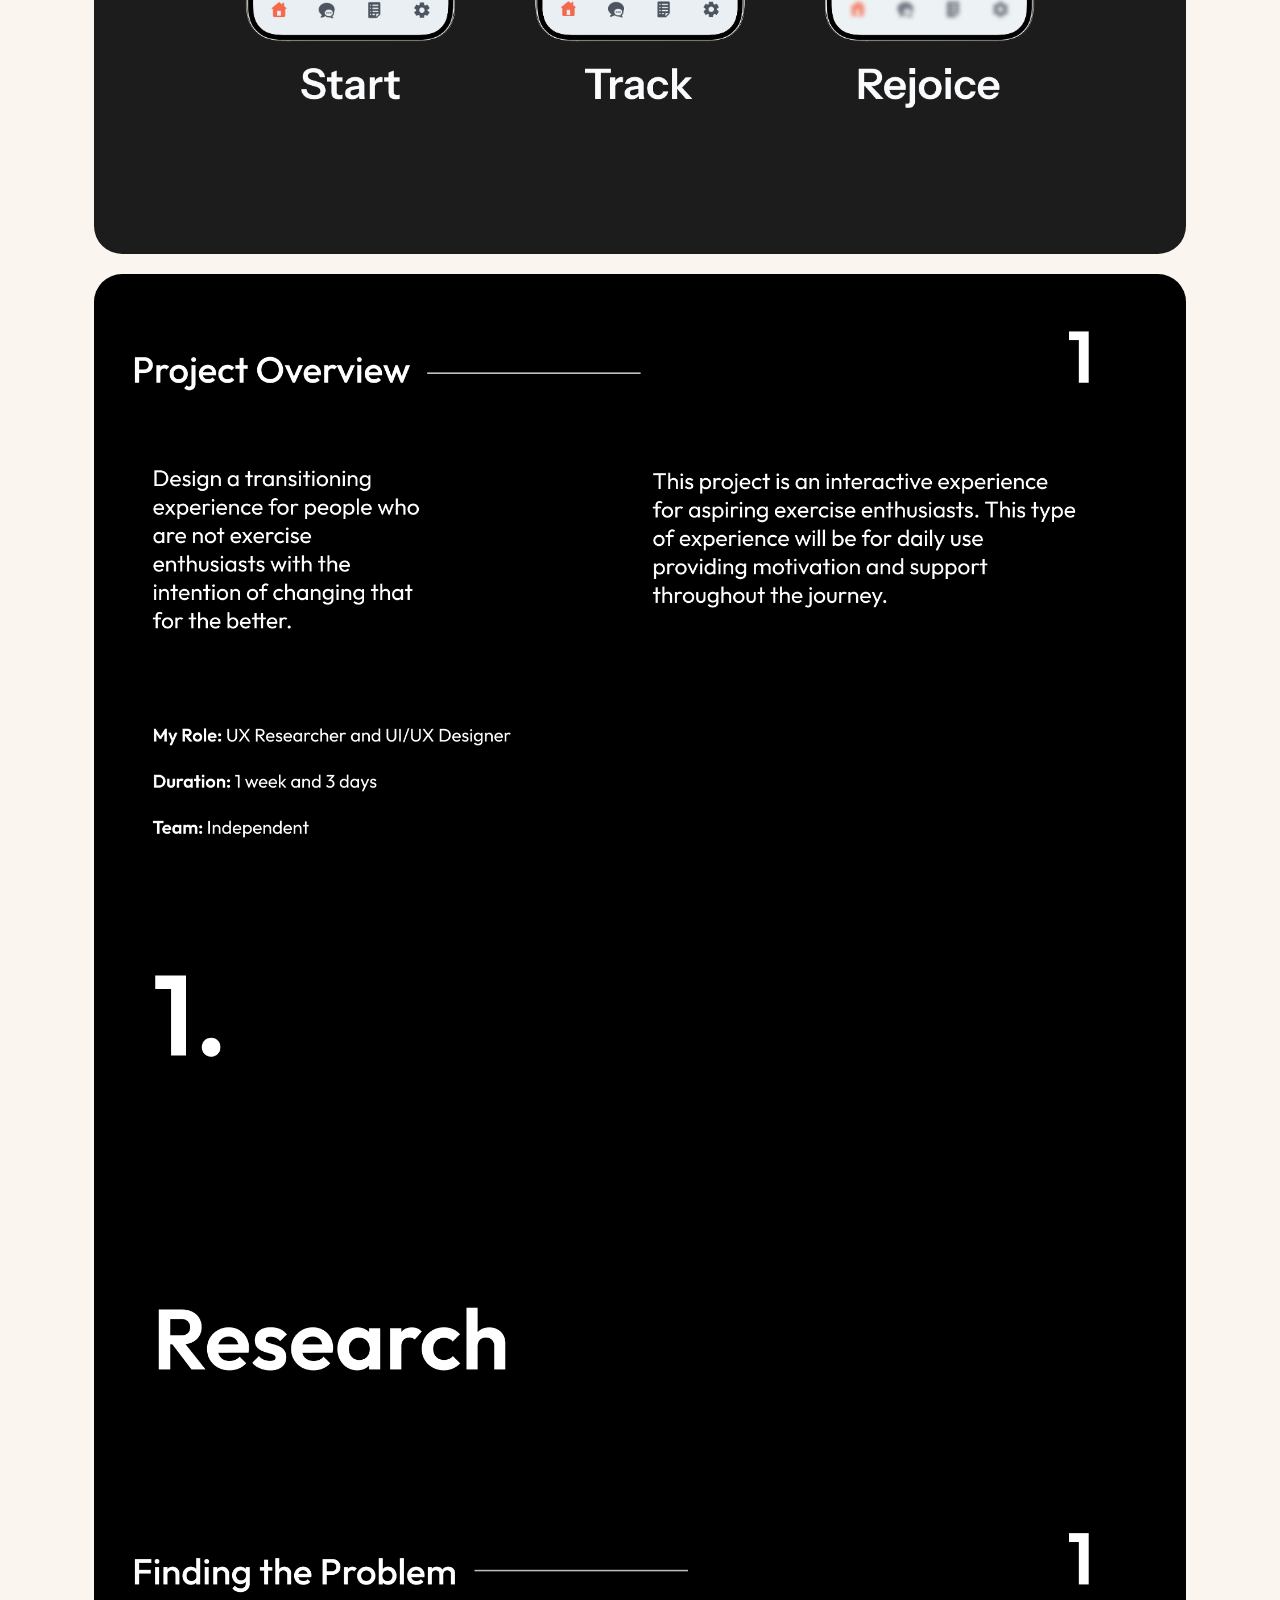
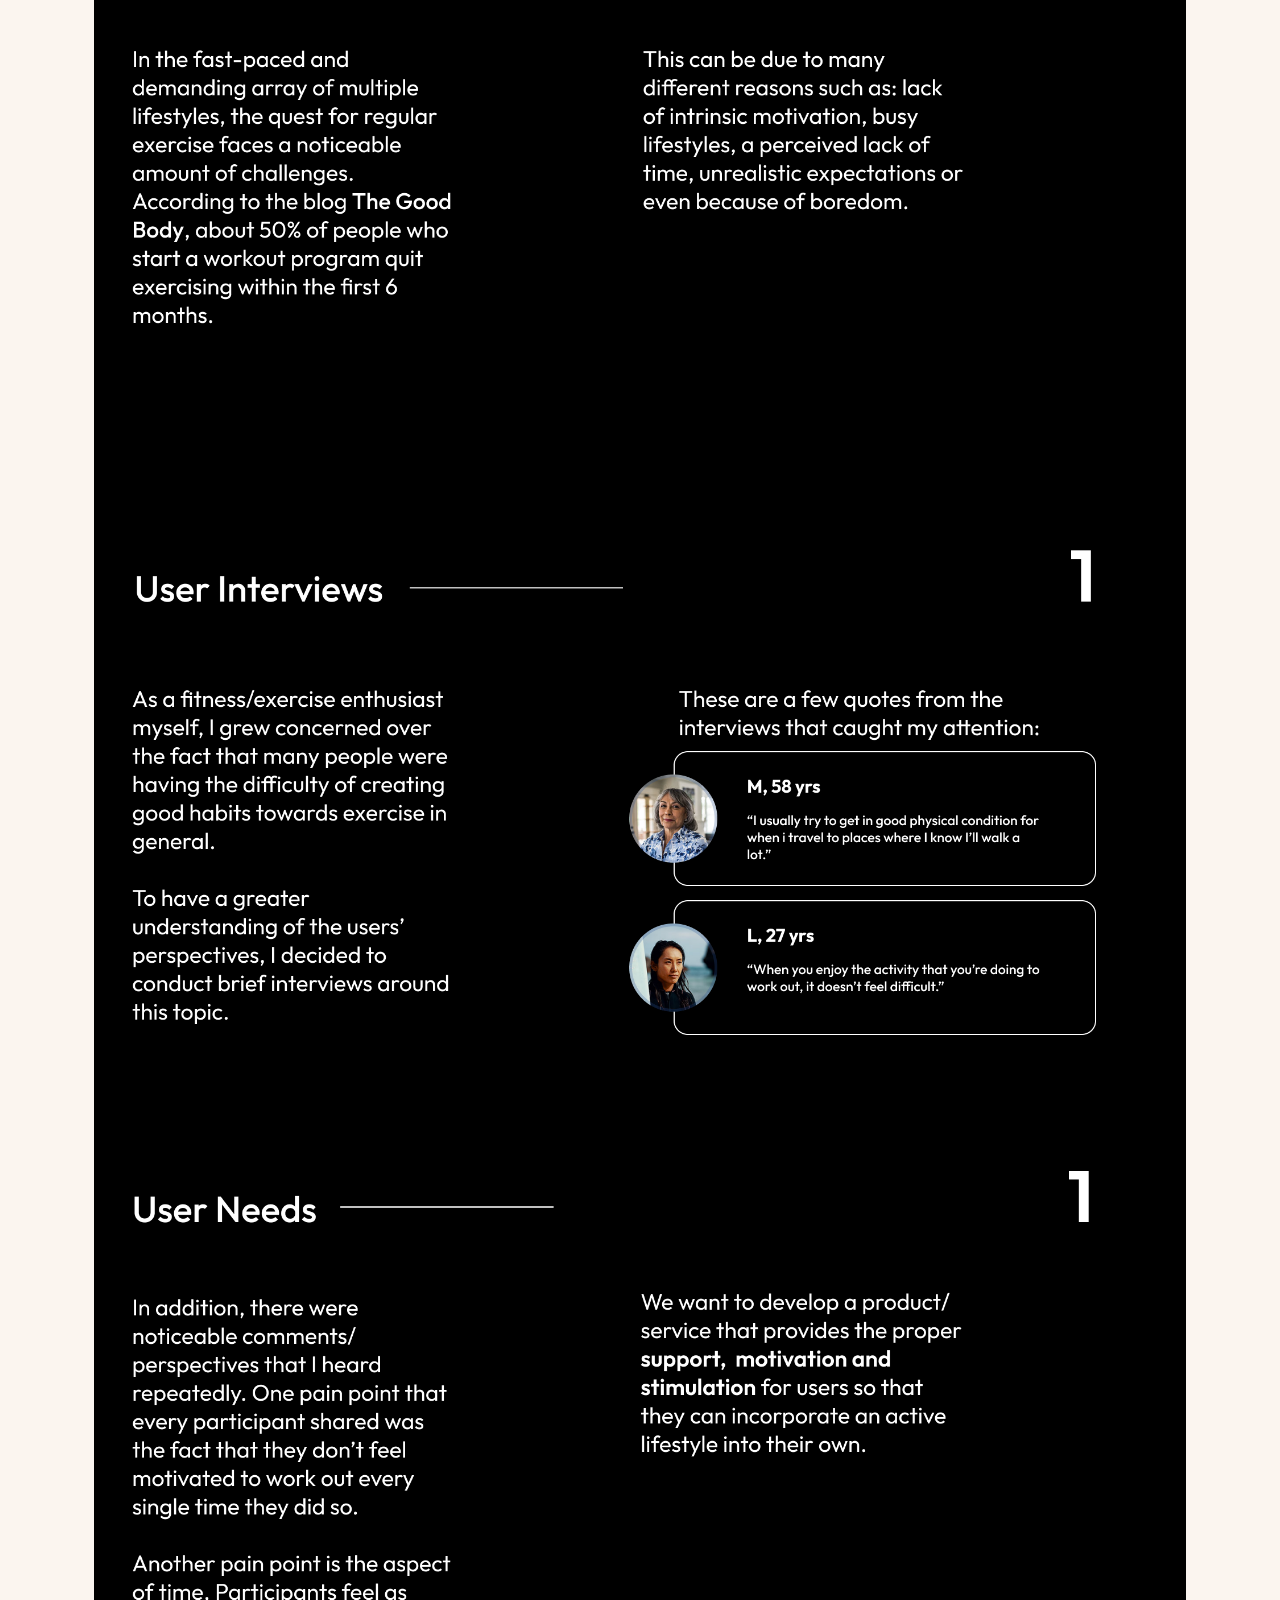
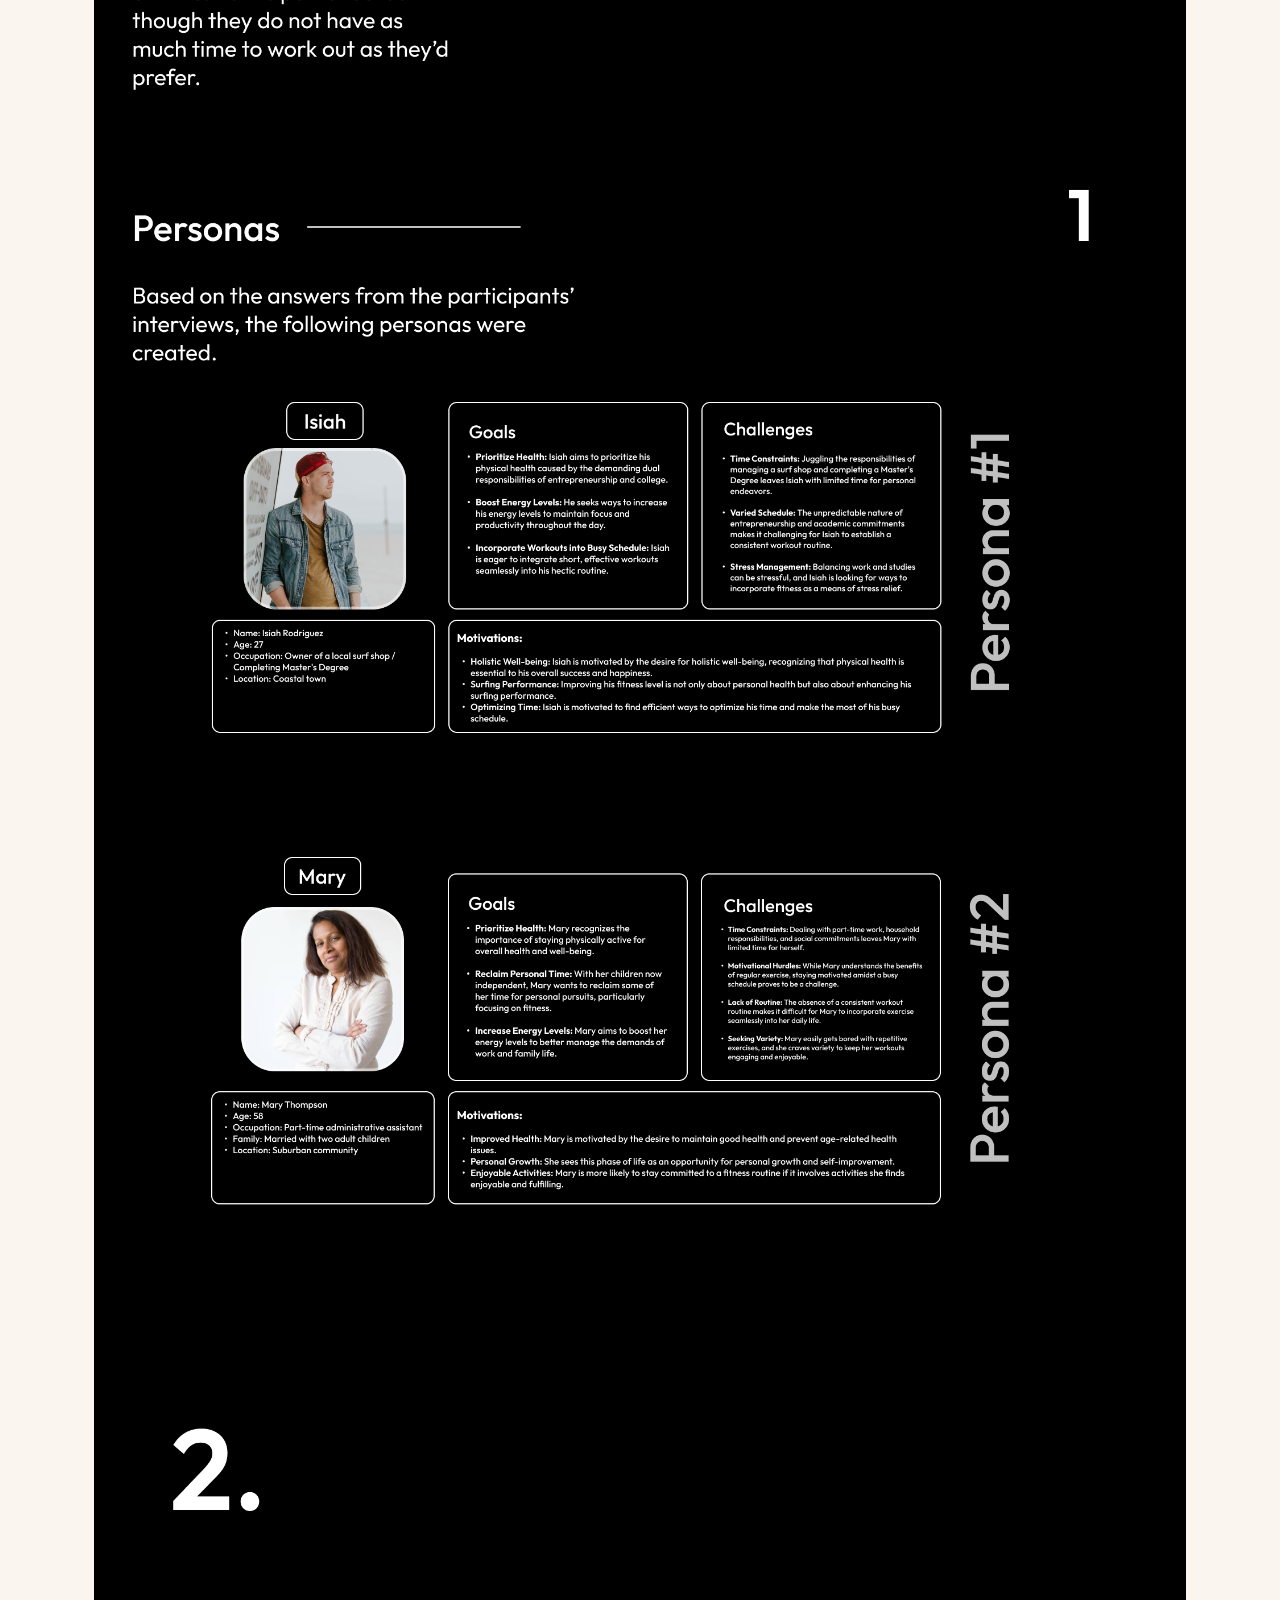
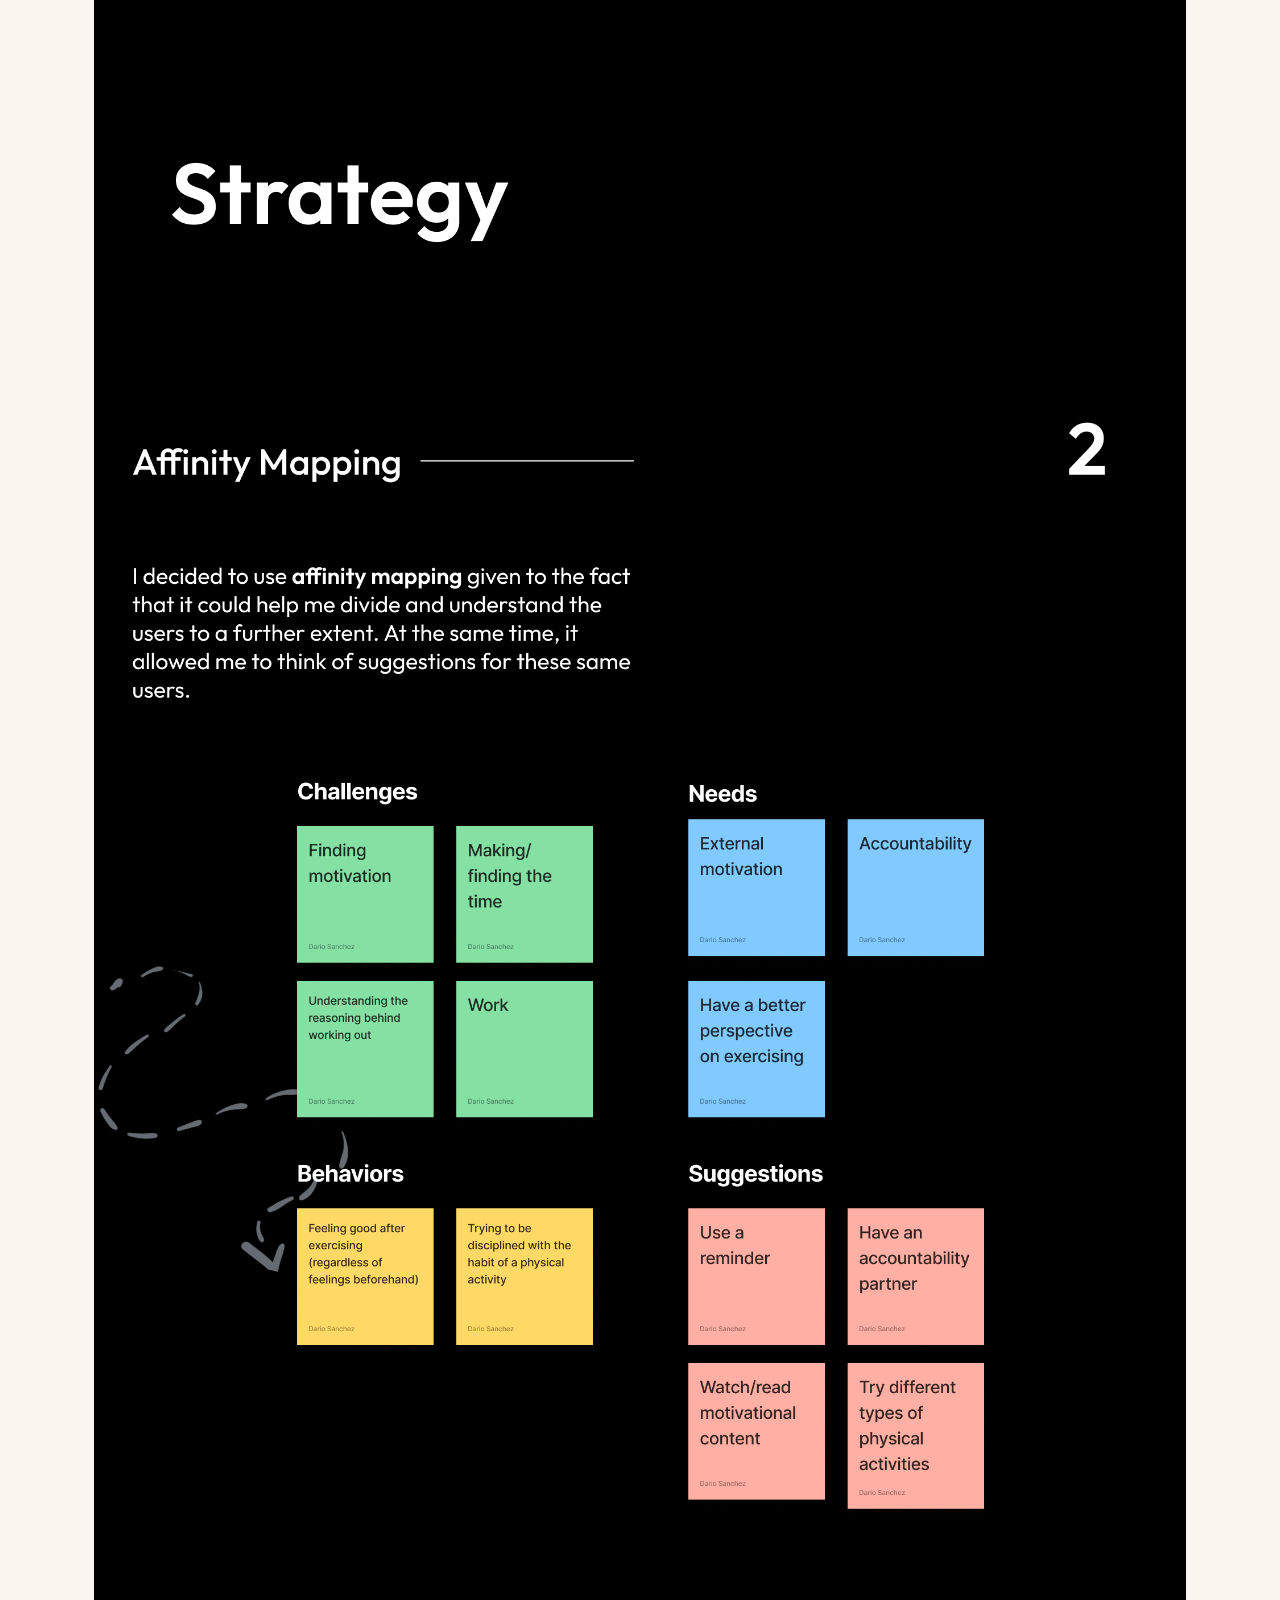
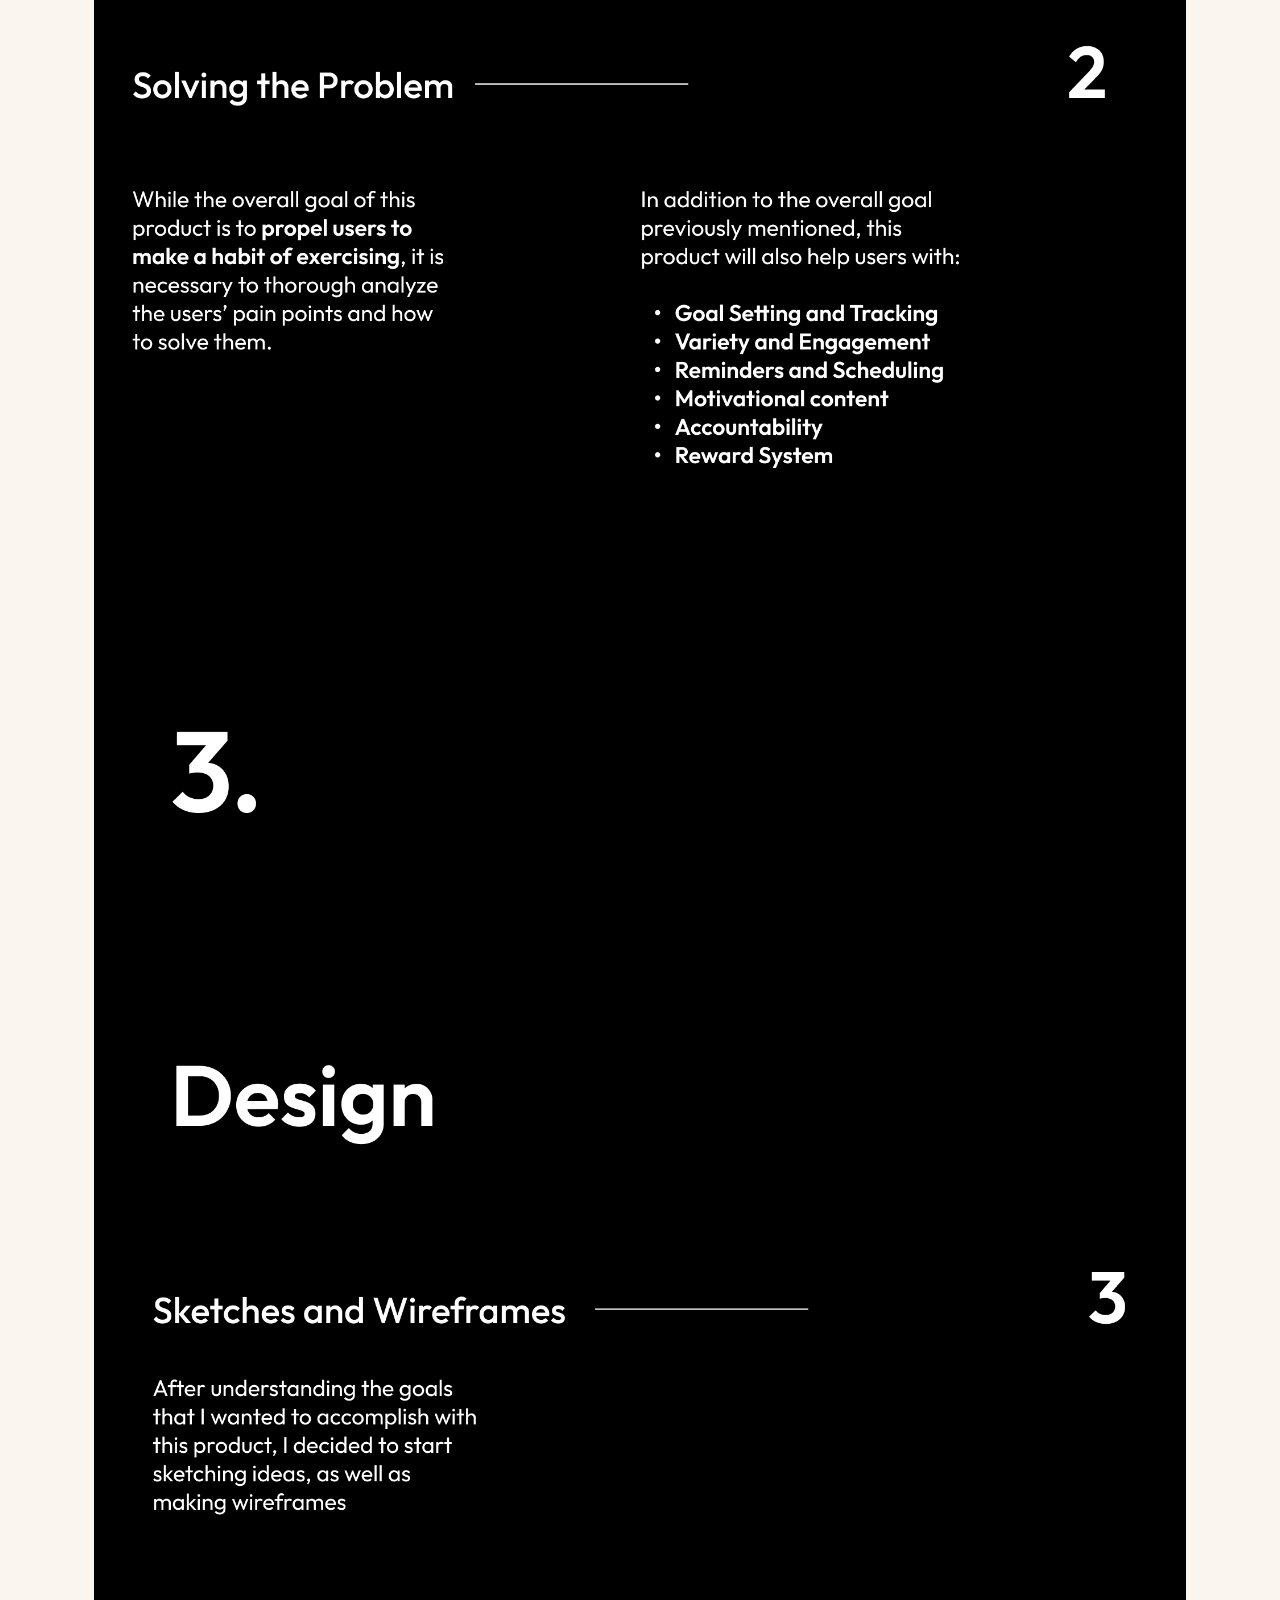
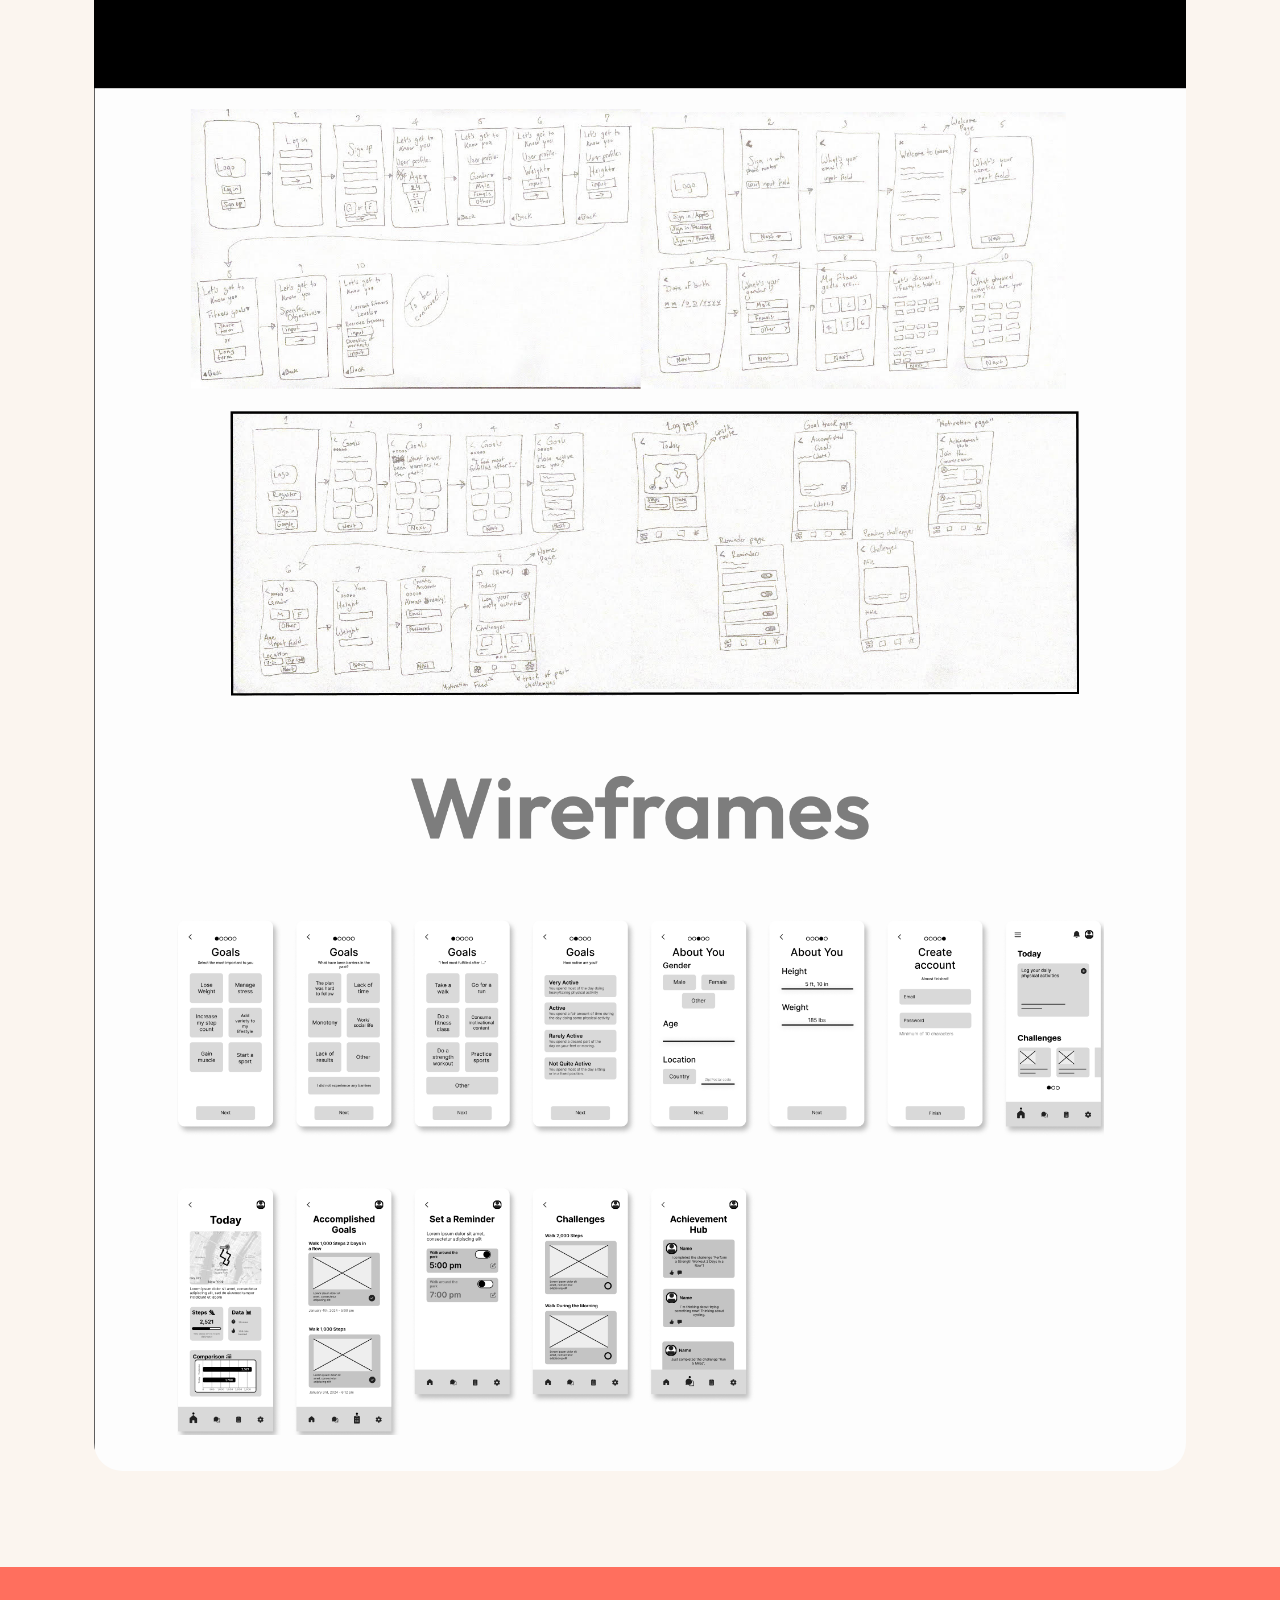
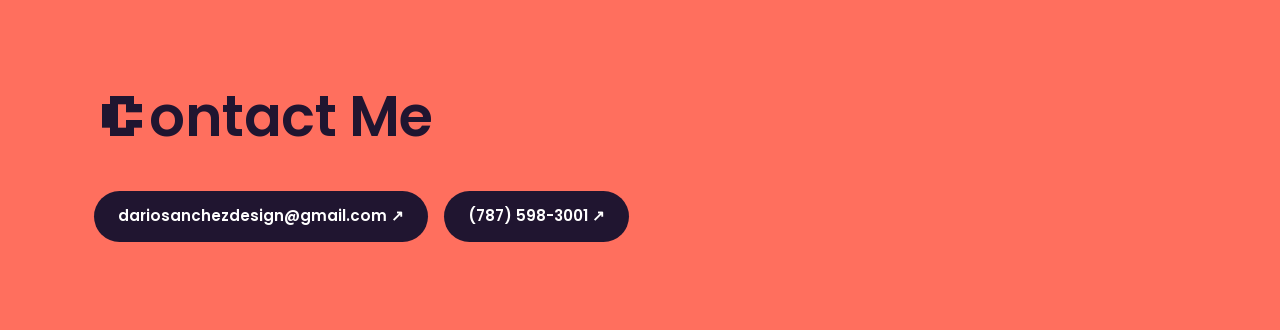
<file: projects/fitforge.html>
<!DOCTYPE html>
<html lang="en">
<head>
<meta charset="UTF-8">
<meta name="viewport" content="width=device-width, initial-scale=1.0">
<title>FitForge — Darío Sánchez</title>
<meta name="description" content="FitForge case study — mobile fitness application design by Darío Sánchez.">
<link rel="icon" href="../assets/logo.png">
<link rel="preconnect" href="https://fonts.googleapis.com">
<link rel="preconnect" href="https://fonts.gstatic.com" crossorigin>
<link href="https://fonts.googleapis.com/css2?family=Poppins:wght@400;500;600;700;800&family=Silkscreen:wght@400;700&display=swap" rel="stylesheet">
<link rel="stylesheet" href="../css/style.css">
</head>
<body>

<header class="site-header" id="top">
  <div class="container header-inner">
    <a href="../index.html" class="logo"><img src="../assets/logo.png" alt="Darío Sánchez logo"></a>
    <nav class="nav" id="nav">
      <a href="../index.html#about" data-i18n="nav.about" data-i18n-roll><span class="nav-clip"><span class="nav-roll"><span class="nav-line">About</span><span class="nav-line nav-line--dim">About</span></span></span></a>
      <a href="../index.html#journey" data-i18n="nav.journey" data-i18n-roll><span class="nav-clip"><span class="nav-roll"><span class="nav-line">Where I've Been</span><span class="nav-line nav-line--dim">Where I've Been</span></span></span></a>
      <a href="../index.html#experience" data-i18n="nav.experience" data-i18n-roll><span class="nav-clip"><span class="nav-roll"><span class="nav-line">Experience</span><span class="nav-line nav-line--dim">Experience</span></span></span></a>
      <a href="../index.html#projects" data-i18n="nav.projects" data-i18n-roll><span class="nav-clip"><span class="nav-roll"><span class="nav-line">Projects</span><span class="nav-line nav-line--dim">Projects</span></span></span></a>
      <a href="../index.html#contact" data-i18n="nav.contact" data-i18n-roll><span class="nav-clip"><span class="nav-roll"><span class="nav-line">Contact</span><span class="nav-line nav-line--dim">Contact</span></span></span></a>
    </nav>
    <div class="header-actions">
      <div class="lang-switch" role="group" aria-label="Language">
        <button type="button" class="lang-btn active" data-lang="en">EN</button>
        <button type="button" class="lang-btn" data-lang="es">ES</button>
      </div>
      <button class="menu-toggle" id="menuToggle" aria-label="Toggle menu" aria-expanded="false">
        <span></span><span></span><span></span>
      </button>
    </div>
  </div>
</header>

<main>
  <section class="section">
    <div class="container">
      <a class="back-link" href="../index.html#projects" data-i18n="common.back">← Back to Projects</a>
      <div class="project-detail-head">
        <h1>FitForge</h1>
        <p data-i18n="project.fitforge.tagline">A mobile fitness app case study — from onboarding to daily workout tracking.</p>
      </div>
      <div class="case-study-frames">
        <img src="../assets/projects/fitforge/frame-1.png" alt="FitForge app — Unlock Your Potential onboarding screen">
        <img src="../assets/projects/fitforge/frame-2.png" alt="FitForge app flow — Start, Track, and Rejoice screens">
        <img src="../assets/projects/fitforge/case-study-full.png" alt="FitForge full case study — project overview, research, and design process">
      </div>
    </div>
  </section>
</main>

<footer class="site-footer" id="contact">
  <div class="container footer-inner">
    <h2 data-i18n="footer.title" data-i18n-first><span class="win95-letter">C</span>ontact Me</h2>
    <div class="footer-links">
      <a href="mailto:dariosanchezdesign@gmail.com">dariosanchezdesign@gmail.com ↗</a>
      <a href="tel:+17875983001">(787) 598-3001 ↗</a>
    </div>
  </div>
</footer>

<script src="../js/main.js"></script>
</body>
</html>
</file>
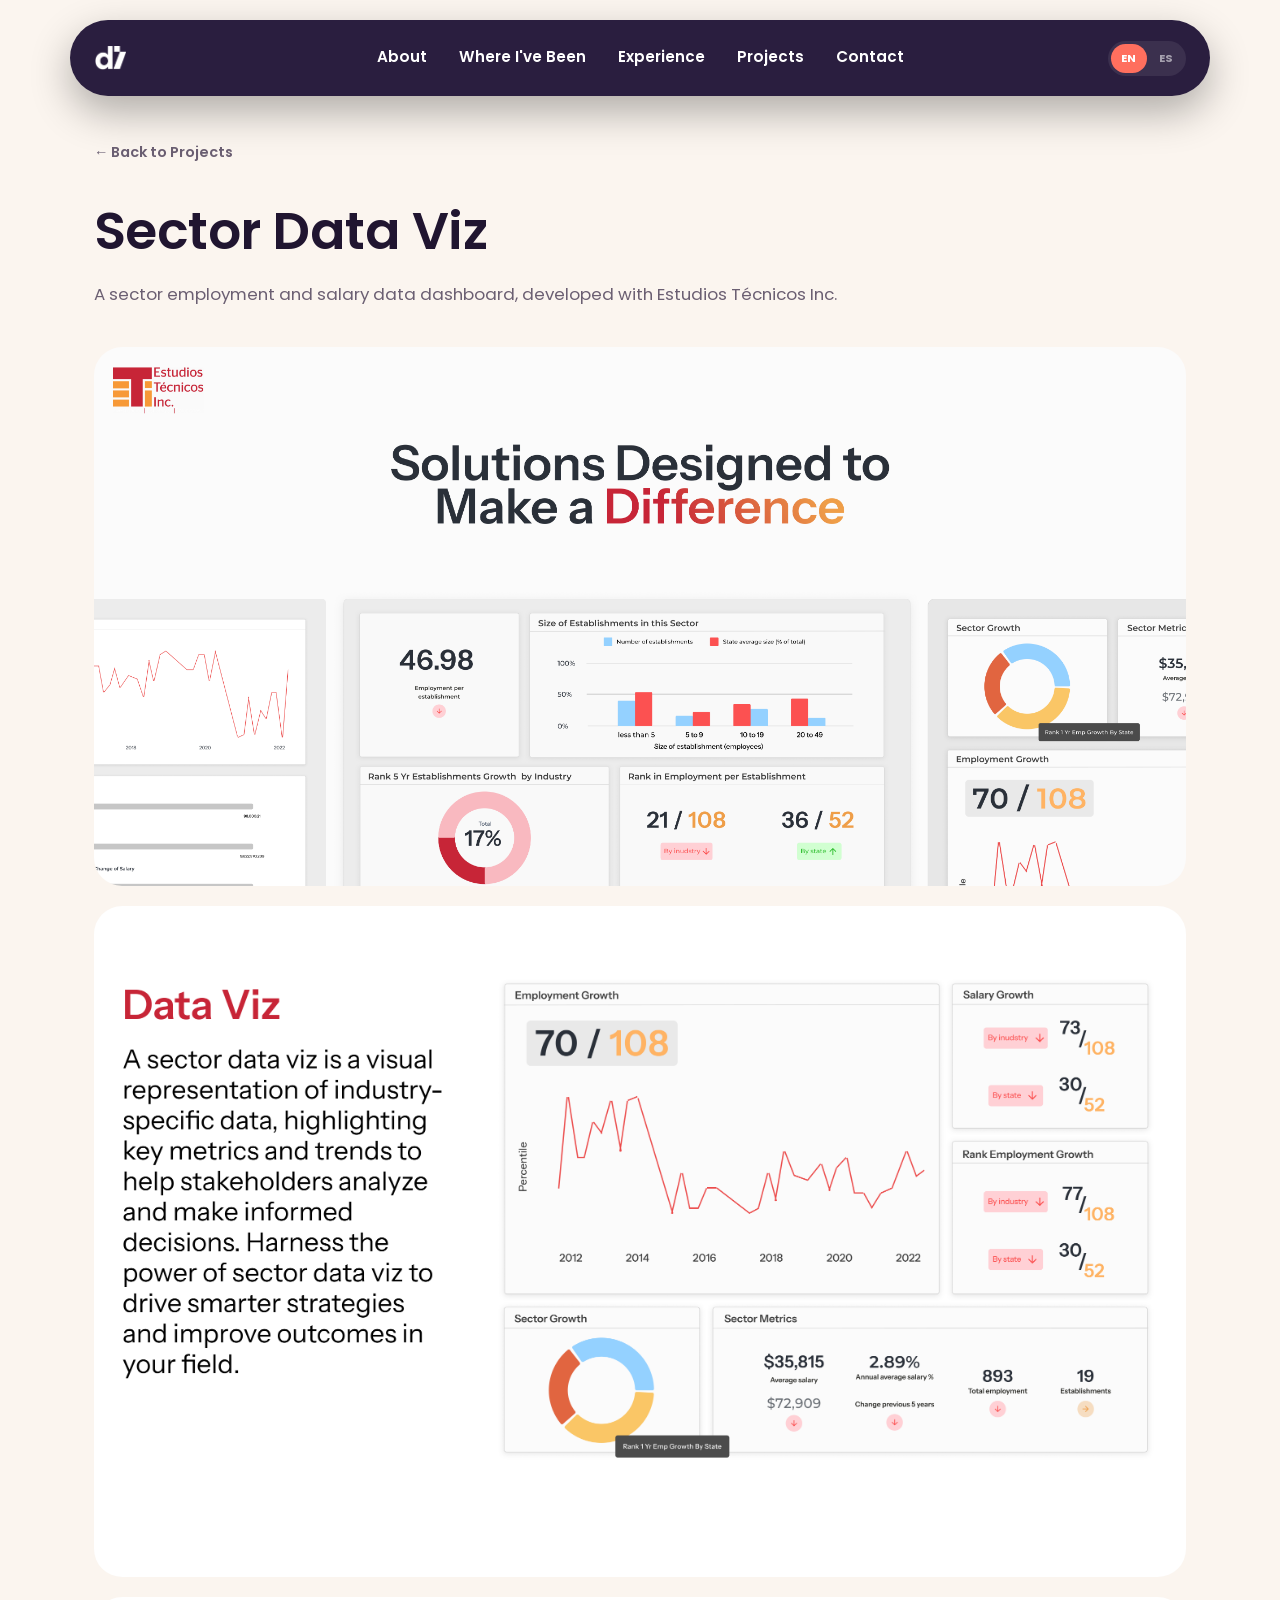
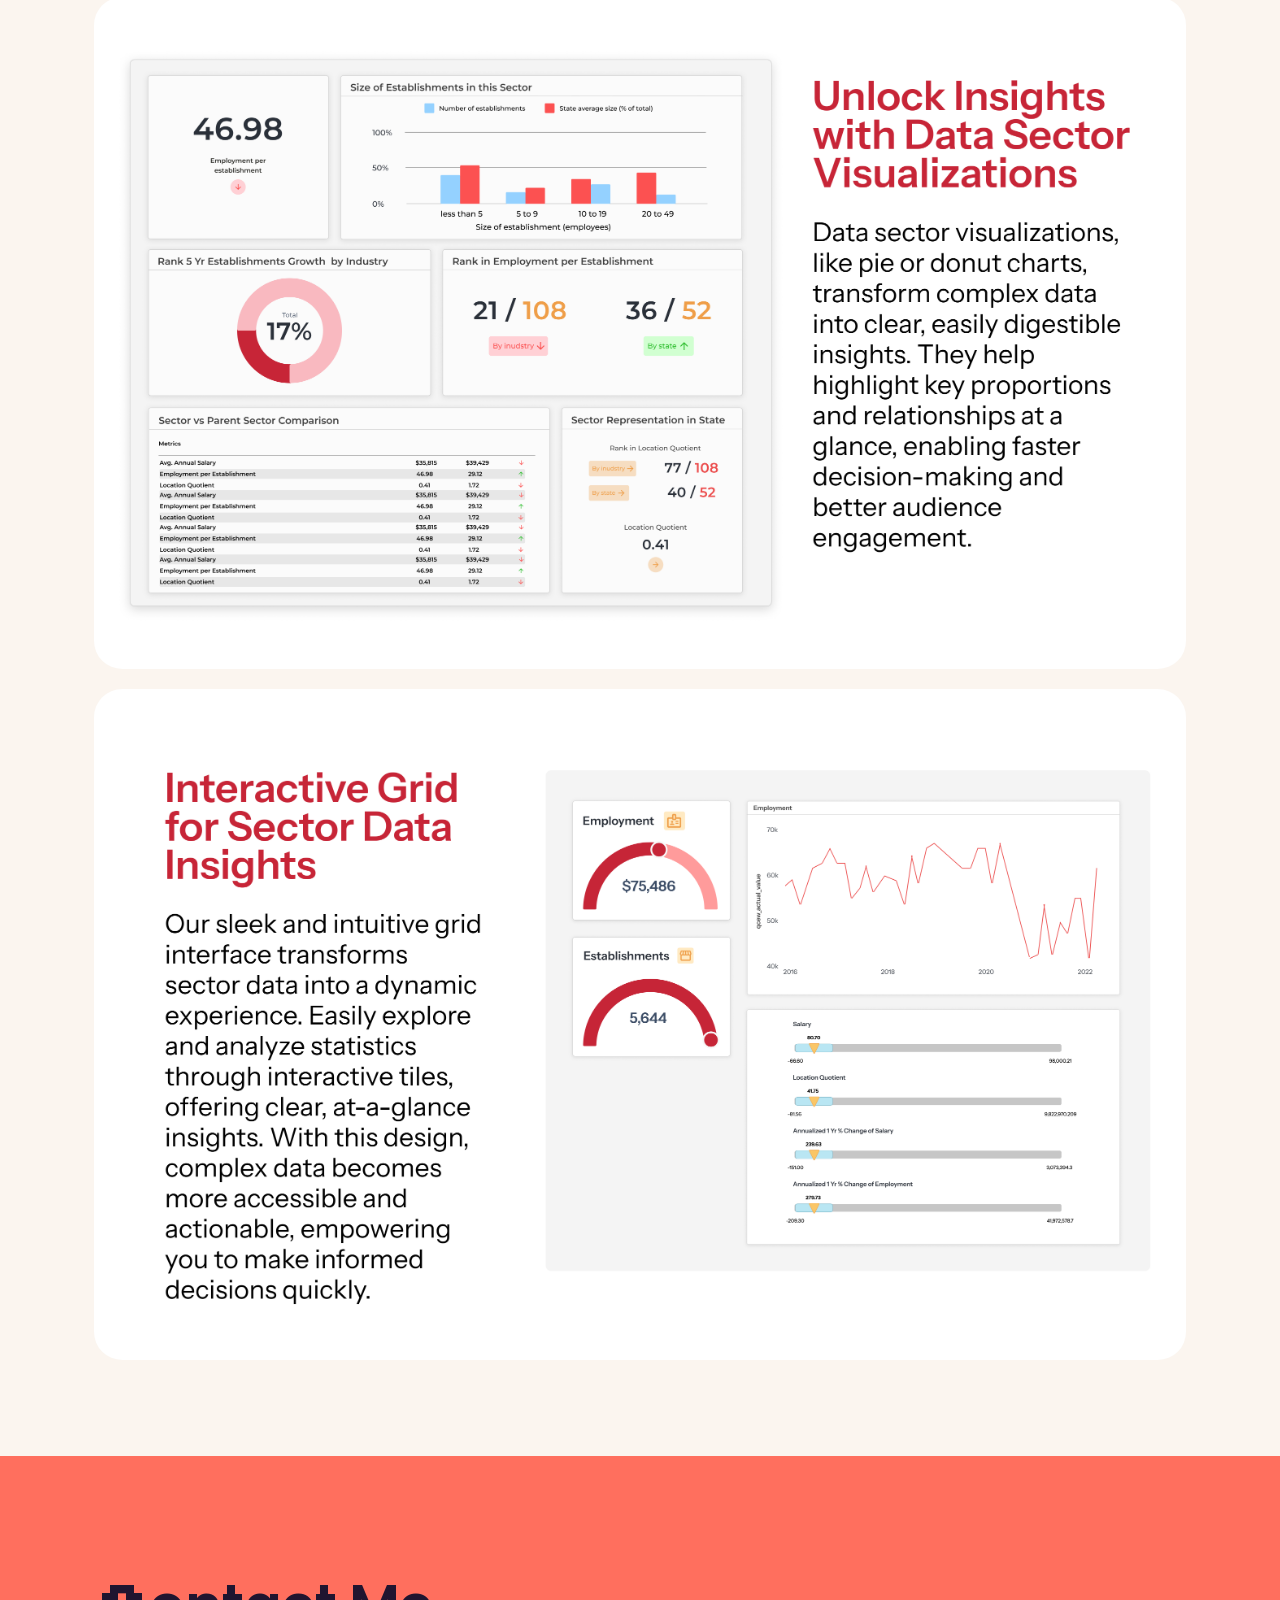
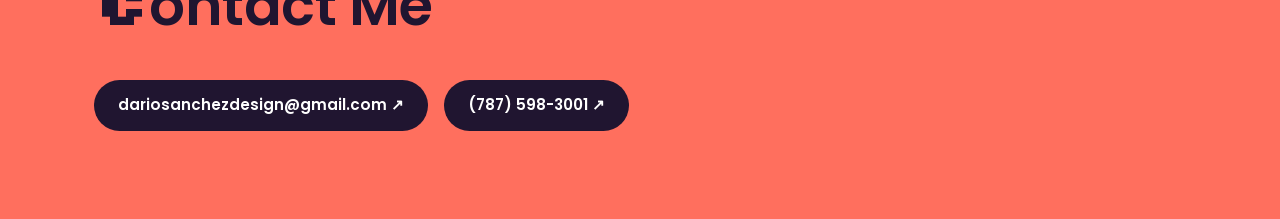
<file: projects/sector-data-viz.html>
<!DOCTYPE html>
<html lang="en">
<head>
<meta charset="UTF-8">
<meta name="viewport" content="width=device-width, initial-scale=1.0">
<title>Sector Data Viz — Darío Sánchez</title>
<meta name="description" content="Sector Data Viz case study — data visualization project by Darío Sánchez.">
<link rel="icon" href="../assets/logo.png">
<link rel="preconnect" href="https://fonts.googleapis.com">
<link rel="preconnect" href="https://fonts.gstatic.com" crossorigin>
<link href="https://fonts.googleapis.com/css2?family=Poppins:wght@400;500;600;700;800&family=Silkscreen:wght@400;700&display=swap" rel="stylesheet">
<link rel="stylesheet" href="../css/style.css">
</head>
<body>

<header class="site-header" id="top">
  <div class="container header-inner">
    <a href="../index.html" class="logo"><img src="../assets/logo.png" alt="Darío Sánchez logo"></a>
    <nav class="nav" id="nav">
      <a href="../index.html#about" data-i18n="nav.about" data-i18n-roll><span class="nav-clip"><span class="nav-roll"><span class="nav-line">About</span><span class="nav-line nav-line--dim">About</span></span></span></a>
      <a href="../index.html#journey" data-i18n="nav.journey" data-i18n-roll><span class="nav-clip"><span class="nav-roll"><span class="nav-line">Where I've Been</span><span class="nav-line nav-line--dim">Where I've Been</span></span></span></a>
      <a href="../index.html#experience" data-i18n="nav.experience" data-i18n-roll><span class="nav-clip"><span class="nav-roll"><span class="nav-line">Experience</span><span class="nav-line nav-line--dim">Experience</span></span></span></a>
      <a href="../index.html#projects" data-i18n="nav.projects" data-i18n-roll><span class="nav-clip"><span class="nav-roll"><span class="nav-line">Projects</span><span class="nav-line nav-line--dim">Projects</span></span></span></a>
      <a href="../index.html#contact" data-i18n="nav.contact" data-i18n-roll><span class="nav-clip"><span class="nav-roll"><span class="nav-line">Contact</span><span class="nav-line nav-line--dim">Contact</span></span></span></a>
    </nav>
    <div class="header-actions">
      <div class="lang-switch" role="group" aria-label="Language">
        <button type="button" class="lang-btn active" data-lang="en">EN</button>
        <button type="button" class="lang-btn" data-lang="es">ES</button>
      </div>
      <button class="menu-toggle" id="menuToggle" aria-label="Toggle menu" aria-expanded="false">
        <span></span><span></span><span></span>
      </button>
    </div>
  </div>
</header>

<main>
  <section class="section">
    <div class="container">
      <a class="back-link" href="../index.html#projects" data-i18n="common.back">← Back to Projects</a>
      <div class="project-detail-head">
        <h1>Sector Data Viz</h1>
        <p data-i18n="project.sectordataviz.tagline">A sector employment and salary data dashboard, developed with Estudios Técnicos Inc.</p>
      </div>
      <div class="case-study-frames">
        <img src="../assets/projects/sector-data-viz/frame-1.png" alt="Estudios Técnicos Inc. — Solutions Designed to Make a Difference, sector data dashboard cover">
        <img src="../assets/projects/sector-data-viz/frame-2.png" alt="Data Viz overview — employment growth, salary growth, and sector metrics">
        <img src="../assets/projects/sector-data-viz/frame-3.png" alt="Sector data visualization — detailed metrics breakdown">
        <img src="../assets/projects/sector-data-viz/frame-4.png" alt="Sector data visualization — additional metrics and trends">
      </div>
    </div>
  </section>
</main>

<footer class="site-footer" id="contact">
  <div class="container footer-inner">
    <h2 data-i18n="footer.title" data-i18n-first><span class="win95-letter">C</span>ontact Me</h2>
    <div class="footer-links">
      <a href="mailto:dariosanchezdesign@gmail.com">dariosanchezdesign@gmail.com ↗</a>
      <a href="tel:+17875983001">(787) 598-3001 ↗</a>
    </div>
  </div>
</footer>

<script src="../js/main.js"></script>
</body>
</html>
</file>
<file: css/style.css>
:root {
  --bg-dark: #2a1e3f;
  --bg-light: #fbf5ef;
  --surface: #ffffff;
  --ink: #201530;
  --text-muted: #6b5f72;
  --text-on-dark: rgba(255, 255, 255, 0.75);
  --border: #e7ddd1;

  --coral: #ff6f5e;
  --coral-dark: #e8503e;
  --teal: #2fd9c4;
  --lavender: #b79cff;
  --amber: #ffc15e;

  --radius-lg: 28px;
  --radius-md: 18px;
  --radius-pill: 999px;
  --container-w: 1140px;

  --font-sans: "Poppins", -apple-system, BlinkMacSystemFont, "Segoe UI", Roboto, Helvetica, Arial, sans-serif;
}

* { box-sizing: border-box; }

html {
  scroll-behavior: smooth;
}

body {
  margin: 0;
  background: var(--bg-light);
  color: var(--ink);
  font-family: var(--font-sans);
  line-height: 1.5;
  -webkit-font-smoothing: antialiased;
}

::selection {
  background: var(--coral);
  color: #fff;
}

.container {
  max-width: var(--container-w);
  margin: 0 auto;
  padding: 0 24px;
}

a {
  color: inherit;
  text-decoration: none;
}

h1, h2, h3 {
  margin: 0;
  font-weight: 600;
  letter-spacing: -0.01em;
}

ul { margin: 0; padding: 0; list-style: none; }

/* Header */
.site-header {
  position: fixed;
  top: 20px;
  left: 0;
  right: 0;
  margin: 0 auto;
  z-index: 50;
  width: calc(100% - 32px);
  max-width: var(--container-w);
  border-radius: var(--radius-pill);
  background: var(--bg-dark);
  box-shadow: 0 16px 40px rgba(0, 0, 0, 0.3);
}

.header-inner {
  display: grid;
  grid-template-columns: 1fr auto 1fr;
  align-items: center;
  height: 76px;
  gap: 32px;
}

.header-inner .logo {
  justify-self: start;
}

.header-actions {
  justify-self: end;
  display: flex;
  align-items: center;
  gap: 12px;
}

.lang-switch {
  display: flex;
  background: rgba(255, 255, 255, 0.08);
  border-radius: var(--radius-pill);
  padding: 3px;
  gap: 2px;
}

.lang-btn {
  border: none;
  background: none;
  color: rgba(255, 255, 255, 0.55);
  font-family: var(--font-sans);
  font-size: 0.7rem;
  font-weight: 700;
  letter-spacing: 0.02em;
  padding: 6px 10px;
  border-radius: var(--radius-pill);
  cursor: pointer;
  transition: background 0.15s ease, color 0.15s ease;
}

.lang-btn:hover {
  color: #fff;
}

.lang-btn.active {
  background: var(--coral);
  color: #fff;
}

.logo img {
  width: 32px;
  height: 32px;
  object-fit: contain;
  filter: invert(1);
  display: block;
}

.nav {
  display: flex;
  gap: 28px;
  justify-self: center;
}

.nav a {
  display: inline-block;
  color: #fff;
  font-size: 0.95rem;
  font-weight: 600;
  padding: 6px 2px;
  border-bottom: 2px solid transparent;
  transition: color 0.15s ease, border-color 0.15s ease;
}

.nav a.active {
  color: var(--coral);
  border-color: var(--coral);
}

.nav-clip {
  display: block;
  overflow: hidden;
  height: 1.3em;
  line-height: 1.3em;
}

.nav-roll {
  display: block;
  transition: transform 0.3s ease;
}

.nav-line {
  display: block;
  line-height: 1.3em;
}

.nav-line--dim {
  opacity: 0.6;
}

.nav a:hover .nav-roll {
  transform: translateY(-50%);
}

.menu-toggle {
  display: none;
  align-items: center;
  justify-content: center;
  gap: 4px;
  flex-direction: column;
  width: 40px;
  height: 40px;
  background: none;
  border: 1px solid rgba(255, 255, 255, 0.25);
  border-radius: var(--radius-md);
  cursor: pointer;
  padding: 0;
}

.menu-toggle span {
  width: 16px;
  height: 2px;
  background: #fff;
  border-radius: 1px;
}

/* Buttons */
.btn {
  display: inline-flex;
  align-items: center;
  justify-content: center;
  gap: 8px;
  padding: 15px 30px;
  border-radius: var(--radius-pill);
  font-size: 0.95rem;
  font-weight: 600;
  font-family: var(--font-sans);
  white-space: nowrap;
  border: 1.5px solid transparent;
  transition: transform 0.15s ease, background 0.15s ease, opacity 0.15s ease;
}

.btn:hover { transform: translateY(-2px); }

.btn-primary {
  background: var(--coral);
  color: #fff;
}
.btn-primary:hover { background: var(--coral-dark); }

.btn-outline {
  border-color: currentColor;
  color: inherit;
}

/* Hero */
.hero {
  position: relative;
  background: var(--bg-dark);
  color: #fff;
  padding: 190px 0 140px;
  overflow: hidden;
}

main > .section:first-child {
  padding-top: 140px;
}

.hero-grid {
  display: flex;
  align-items: center;
  justify-content: space-between;
  gap: 48px;
  position: relative;
  z-index: 2;
}

.hero-content {
  flex: 1;
  min-width: 0;
}

.eyebrow {
  display: flex;
  align-items: center;
  color: var(--teal);
  font-size: 0.85rem;
  font-weight: 600;
  text-transform: uppercase;
  letter-spacing: 0.08em;
  margin: 0 0 20px;
}

.eyebrow .dot {
  width: 8px;
  height: 8px;
  border-radius: 50%;
  background: var(--teal);
  margin-right: 10px;
}

.hero h1 {
  font-size: clamp(2.75rem, 6.5vw, 4.75rem);
  line-height: 1.05;
  font-weight: 600;
  margin-bottom: 24px;
}

.hero h1 .highlight {
  background: var(--coral);
  padding: 2px 14px;
  margin-left: 0.15em;
  border-radius: 12px;
  box-decoration-break: clone;
  -webkit-box-decoration-break: clone;
}

.win95-letter {
  font-family: "Silkscreen", monospace;
  font-weight: 700;
  font-size: 1.15em;
}

.hero h1 .win95-letter {
  font-size: 1em;
}

.hero-copy {
  max-width: 540px;
  color: var(--text-on-dark);
  font-size: 1.1rem;
  margin: 0 0 36px;
}

.hero-actions {
  display: flex;
  gap: 14px;
  flex-wrap: wrap;
  margin-bottom: 32px;
}

.hero-meta {
  color: var(--text-on-dark);
  font-size: 0.9rem;
}

.hero-meta a { transition: color 0.15s ease; }
.hero-meta a:hover { color: var(--teal); }

.hero-meta .sep {
  margin: 0 10px;
}

.hero-photo {
  flex: none;
  width: 240px;
  height: 240px;
  border-radius: var(--radius-lg);
  display: flex;
  align-items: center;
  justify-content: center;
  background: var(--coral);
  border: 4px solid rgba(255, 255, 255, 0.15);
}

.hero-photo img {
  width: 50%;
  height: 50%;
  object-fit: contain;
  filter: brightness(0) invert(1);
  display: block;
}

/* Decorative badges */
.badge {
  position: absolute;
  z-index: 5;
  user-select: none;
  pointer-events: none;
}

.badge-pill {
  display: inline-flex;
  align-items: center;
  padding: 10px 18px;
  border-radius: var(--radius-pill);
  font-size: 0.8rem;
  font-weight: 700;
  letter-spacing: 0.03em;
}

.badge-icon {
  width: 60px;
  height: 60px;
  border-radius: 50%;
  background: #fff;
  display: flex;
  align-items: center;
  justify-content: center;
  padding: 14px;
  box-shadow: 0 10px 24px rgba(0, 0, 0, 0.25);
}

.badge-icon img {
  width: 100%;
  height: 100%;
  object-fit: contain;
  display: block;
}

.badge-1 { top: 8%; left: 4%; }
.badge-2 { top: 12%; right: 39%; }
.badge-3 { bottom: 12%; left: 10%; transform: rotate(-4deg); background: var(--lavender); color: var(--bg-dark); }
.badge-4 { bottom: 30%; left: 7%; }
.badge-5 { top: 38%; right: 33%; transform: rotate(6deg); background: var(--teal); color: var(--bg-dark); }
.badge-6 { top: 58%; right: 37%; transform: rotate(-5deg); background: var(--amber); color: var(--bg-dark); }

.badge:not(.badge-circle) {
  pointer-events: auto;
}

.badge:not(.badge-circle):hover {
  animation: badge-wiggle 0.5s ease;
}

@keyframes badge-wiggle {
  0% { transform: rotate(0deg) scale(1); }
  30% { transform: rotate(-14deg) scale(1.08); }
  60% { transform: rotate(10deg) scale(1.06); }
  100% { transform: rotate(0deg) scale(1); }
}

.badge-circle {
  width: 120px;
  height: 120px;
  bottom: 6%;
  right: 6%;
  animation: spin 18s linear infinite;
}

.badge-circle svg { width: 100%; height: 100%; }
.badge-circle text { fill: var(--coral); }
.badge-circle circle.ring { fill: none; stroke: rgba(255, 255, 255, 0.25); stroke-width: 1; }
.badge-circle circle.core { fill: var(--teal); }

@keyframes spin {
  from { transform: rotate(0deg); }
  to { transform: rotate(360deg); }
}

@media (prefers-reduced-motion: reduce) {
  .badge-circle { animation: none; }
}

/* Sections */
.section {
  padding: 96px 0;
}

.section-title {
  font-size: clamp(2rem, 5vw, 2.75rem);
  margin-bottom: 44px;
}

/* About stat cards */
.about-grid {
  display: grid;
  grid-template-columns: repeat(2, 1fr);
  gap: 20px;
  margin-bottom: 40px;
}

.stat-card {
  border-radius: var(--radius-lg);
  padding: 32px;
  color: #fff;
}

.stat-card:nth-child(1) { background: var(--coral); }
.stat-card:nth-child(2) { background: var(--ink); }

.stat-card h3 {
  font-size: 1.2rem;
  margin-bottom: 10px;
}

.stat-card p {
  margin: 0;
  opacity: 0.85;
  font-size: 0.95rem;
}

.about-copy {
  max-width: 680px;
  color: var(--text-muted);
  font-size: 1.1rem;
  margin: 0;
}

/* Where I've Been — job history timeline */
.journey-list {
  display: flex;
  flex-direction: column;
}

.journey-item {
  display: grid;
  grid-template-columns: 140px 24px 1fr;
  grid-template-areas: "dates rail content";
  column-gap: 24px;
  padding-bottom: 40px;
}

.journey-dates {
  grid-area: dates;
  padding-top: 3px;
  color: var(--text-muted);
  font-size: 0.9rem;
  font-weight: 600;
}

.journey-rail {
  grid-area: rail;
  display: flex;
  flex-direction: column;
  align-items: center;
  height: 100%;
}

.journey-dot {
  flex: none;
  width: 14px;
  height: 14px;
  margin-top: 3px;
  border-radius: 50%;
  background: var(--coral);
}

.journey-line {
  flex: 1;
  width: 2px;
  margin-top: 6px;
  background: var(--border);
}

.journey-item:last-child .journey-line {
  background: none;
}

.journey-content h3 {
  font-size: clamp(1.2rem, 2.5vw, 1.5rem);
  margin-bottom: 4px;
}

.journey-company {
  color: var(--coral);
  font-size: 0.85rem;
  font-weight: 700;
  text-transform: uppercase;
  letter-spacing: 0.04em;
  margin: 0 0 12px;
}

.journey-desc {
  max-width: 640px;
  color: var(--text-muted);
  font-size: 1rem;
  margin: 0;
}

/* Services accordion */
.services-list {
  border-top: 1px solid var(--border);
}

.service-item {
  border-bottom: 1px solid var(--border);
  padding: 28px 0;
}

.service-header {
  display: flex;
  align-items: center;
  justify-content: space-between;
  gap: 20px;
  width: 100%;
  border: none;
  background: none;
  padding: 0;
  font-family: var(--font-sans);
  font-size: clamp(1.3rem, 3vw, 1.9rem);
  font-weight: 600;
  color: inherit;
  cursor: pointer;
  text-align: left;
  transition: padding-left 0.2s ease, color 0.2s ease;
}

.service-item:not(.open) .service-header:hover {
  padding-left: 10px;
  color: var(--coral);
}

.service-item:not(.open) .service-header:hover .chev {
  border-color: var(--coral);
  color: var(--coral);
}

.service-item .index {
  color: var(--coral);
  font-weight: 700;
  margin-right: 16px;
  font-size: 1rem;
  vertical-align: middle;
}

.service-item .chev {
  flex: none;
  width: 40px;
  height: 40px;
  border-radius: 50%;
  border: 1.5px solid var(--border);
  display: flex;
  align-items: center;
  justify-content: center;
  color: var(--coral);
  transition: transform 0.2s ease, background 0.2s ease, color 0.2s ease;
}

.service-item.open .chev {
  transform: rotate(180deg);
  background: var(--coral);
  color: #fff;
  border-color: var(--coral);
}

.service-panel {
  display: grid;
  grid-template-rows: 0fr;
  transition: grid-template-rows 0.35s ease;
}

.service-item.open .service-panel {
  grid-template-rows: 1fr;
}

.service-body {
  overflow: hidden;
  min-height: 0;
}

.service-body p {
  padding: 16px 0 0 40px;
  margin: 0;
  color: var(--text-muted);
  font-size: 1rem;
  max-width: 640px;
  opacity: 0;
  transform: translateY(-6px);
  transition: opacity 0.25s ease 0.05s, transform 0.25s ease 0.05s;
}

.service-item.open .service-body p {
  opacity: 1;
  transform: translateY(0);
}

/* Projects masonry */
.projects-grid {
  display: grid;
  grid-template-columns: repeat(3, 1fr);
  grid-auto-rows: 200px;
  gap: 20px;
}

.project-tile {
  position: relative;
  border-radius: var(--radius-lg);
  padding: 16px;
  display: flex;
  flex-direction: column;
  color: #fff;
  overflow: hidden;
  transition: transform 0.3s ease, box-shadow 0.3s ease;
}

.project-tile:hover,
.project-tile:focus-visible {
  transform: translateY(-8px);
  box-shadow: 0 20px 40px rgba(32, 21, 48, 0.25);
}

.project-tile:hover .tile-thumb img {
  transform: scale(1.06);
}

.project-tile:hover .tile-arrow {
  transform: translate(3px, -3px);
}

.project-tile:nth-child(1) { grid-column: span 2; grid-row: span 2; background: var(--teal); color: var(--ink); }
.project-tile:nth-child(2) { grid-row: span 2; background: var(--lavender); color: var(--ink); }
.project-tile:nth-child(3) { background: var(--amber); color: var(--ink); }
.project-tile:nth-child(4) { background: var(--coral); }
.project-tile:nth-child(5) { background: var(--bg-dark); }

.tile-thumb {
  flex: 1;
  min-height: 0;
  border-radius: 16px;
  overflow: hidden;
  background: rgba(0, 0, 0, 0.08);
}

.tile-thumb img {
  width: 100%;
  height: 100%;
  object-fit: cover;
  display: block;
  transition: transform 0.4s ease;
}

.tile-thumb.contain {
  display: flex;
  align-items: center;
  justify-content: center;
  padding: 20px;
}

.tile-thumb.contain img {
  width: auto;
  height: auto;
  max-width: 65%;
  max-height: 65%;
  object-fit: contain;
}

.tile-arrow {
  position: absolute;
  top: 28px;
  left: 28px;
  z-index: 2;
  width: 40px;
  height: 40px;
  border-radius: 50%;
  background: rgba(255, 255, 255, 0.92);
  color: var(--ink);
  box-shadow: 0 2px 10px rgba(0, 0, 0, 0.18);
  display: flex;
  align-items: center;
  justify-content: center;
  font-size: 1.1rem;
  transition: transform 0.3s ease;
}

.project-tile:not(:has(.tile-thumb)) .tile-arrow {
  position: static;
  align-self: flex-start;
  background: none;
  border: 1.5px solid currentColor;
  color: inherit;
  box-shadow: none;
  margin-bottom: auto;
}

.tile-text {
  padding: 14px 12px 10px;
}

.project-tile h3 {
  font-size: clamp(1.2rem, 2.5vw, 1.6rem);
  margin: 0 0 6px;
}

.project-tile p {
  margin: 0;
  font-size: 0.85rem;
  opacity: 0.85;
}

/* Footer */
.site-footer {
  background: var(--coral);
  color: var(--ink);
  padding: 88px 0;
}

.footer-inner h2 {
  font-size: clamp(2.25rem, 6vw, 3.5rem);
  margin: 8px 0 32px;
}

.footer-links {
  display: flex;
  flex-wrap: wrap;
  gap: 16px;
}

.footer-links a {
  display: inline-flex;
  align-items: center;
  gap: 8px;
  background: var(--ink);
  color: #fff;
  font-size: 0.95rem;
  font-weight: 600;
  padding: 14px 24px;
  border-radius: var(--radius-pill);
  transition: transform 0.15s ease;
}

.footer-links a:hover { transform: translateY(-2px); }

/* Project detail pages */
.back-link {
  display: inline-flex;
  align-items: center;
  gap: 8px;
  color: var(--text-muted);
  font-size: 0.9rem;
  font-weight: 600;
  margin-bottom: 28px;
}

.back-link:hover { color: var(--ink); }

.project-detail-head {
  margin-bottom: 40px;
}

.project-detail-head h1 {
  font-size: clamp(2.25rem, 6vw, 3.25rem);
  margin-bottom: 12px;
}

.project-detail-head p {
  color: var(--text-muted);
  font-size: 1.05rem;
  margin: 0;
}

.placeholder-box {
  border: 1.5px dashed var(--border);
  border-radius: var(--radius-lg);
  padding: 64px 24px;
  text-align: center;
  color: var(--text-muted);
  font-size: 0.95rem;
  background: var(--surface);
}

.case-study-frames {
  display: flex;
  flex-direction: column;
  gap: 20px;
}

.case-study-frames img,
.case-study-frames video {
  display: block;
  width: 100%;
  height: auto;
  border-radius: var(--radius-lg);
}

/* Responsive */
@media (max-width: 860px) {
  .projects-grid { grid-template-columns: repeat(2, 1fr); }
  .project-tile:nth-child(1) { grid-column: span 2; }
  .project-tile:nth-child(2) { grid-column: span 2; grid-row: span 1; }
}

@media (max-width: 720px) {
  .header-inner {
    display: flex;
    justify-content: space-between;
  }

  .menu-toggle { display: flex; }

  .nav {
    position: fixed;
    left: 0;
    right: 0;
    bottom: 0;
    width: 100%;
    z-index: 60;
    display: flex;
    flex-direction: column;
    gap: 22px;
    background: var(--bg-dark);
    padding: 48px 32px calc(48px + env(safe-area-inset-bottom, 0px));
    border-radius: 28px 28px 0 0;
    box-shadow: 0 -20px 50px rgba(0, 0, 0, 0.35);
    transform: translateY(100%);
    transition: transform 0.35s ease;
    pointer-events: none;
  }

  .header-inner.menu-open .nav {
    transform: translateY(0);
    pointer-events: auto;
  }

  .nav a {
    font-size: 1.6rem;
  }

  .hero-grid { flex-direction: column; }
  .hero-photo { width: 160px; height: 160px; }
  .badge { display: none; }
  .about-grid { grid-template-columns: 1fr; }

  .journey-item {
    grid-template-columns: 24px 1fr;
    grid-template-areas:
      "rail dates"
      "rail content";
    row-gap: 4px;
  }
  .projects-grid { grid-template-columns: 1fr; grid-auto-rows: 220px; }
  .project-tile:nth-child(1),
  .project-tile:nth-child(2) { grid-column: span 1; grid-row: span 1; }

  .hero h1 {
    white-space: nowrap;
    font-size: clamp(1.8rem, 9vw, 2.75rem);
  }
}
</file>
